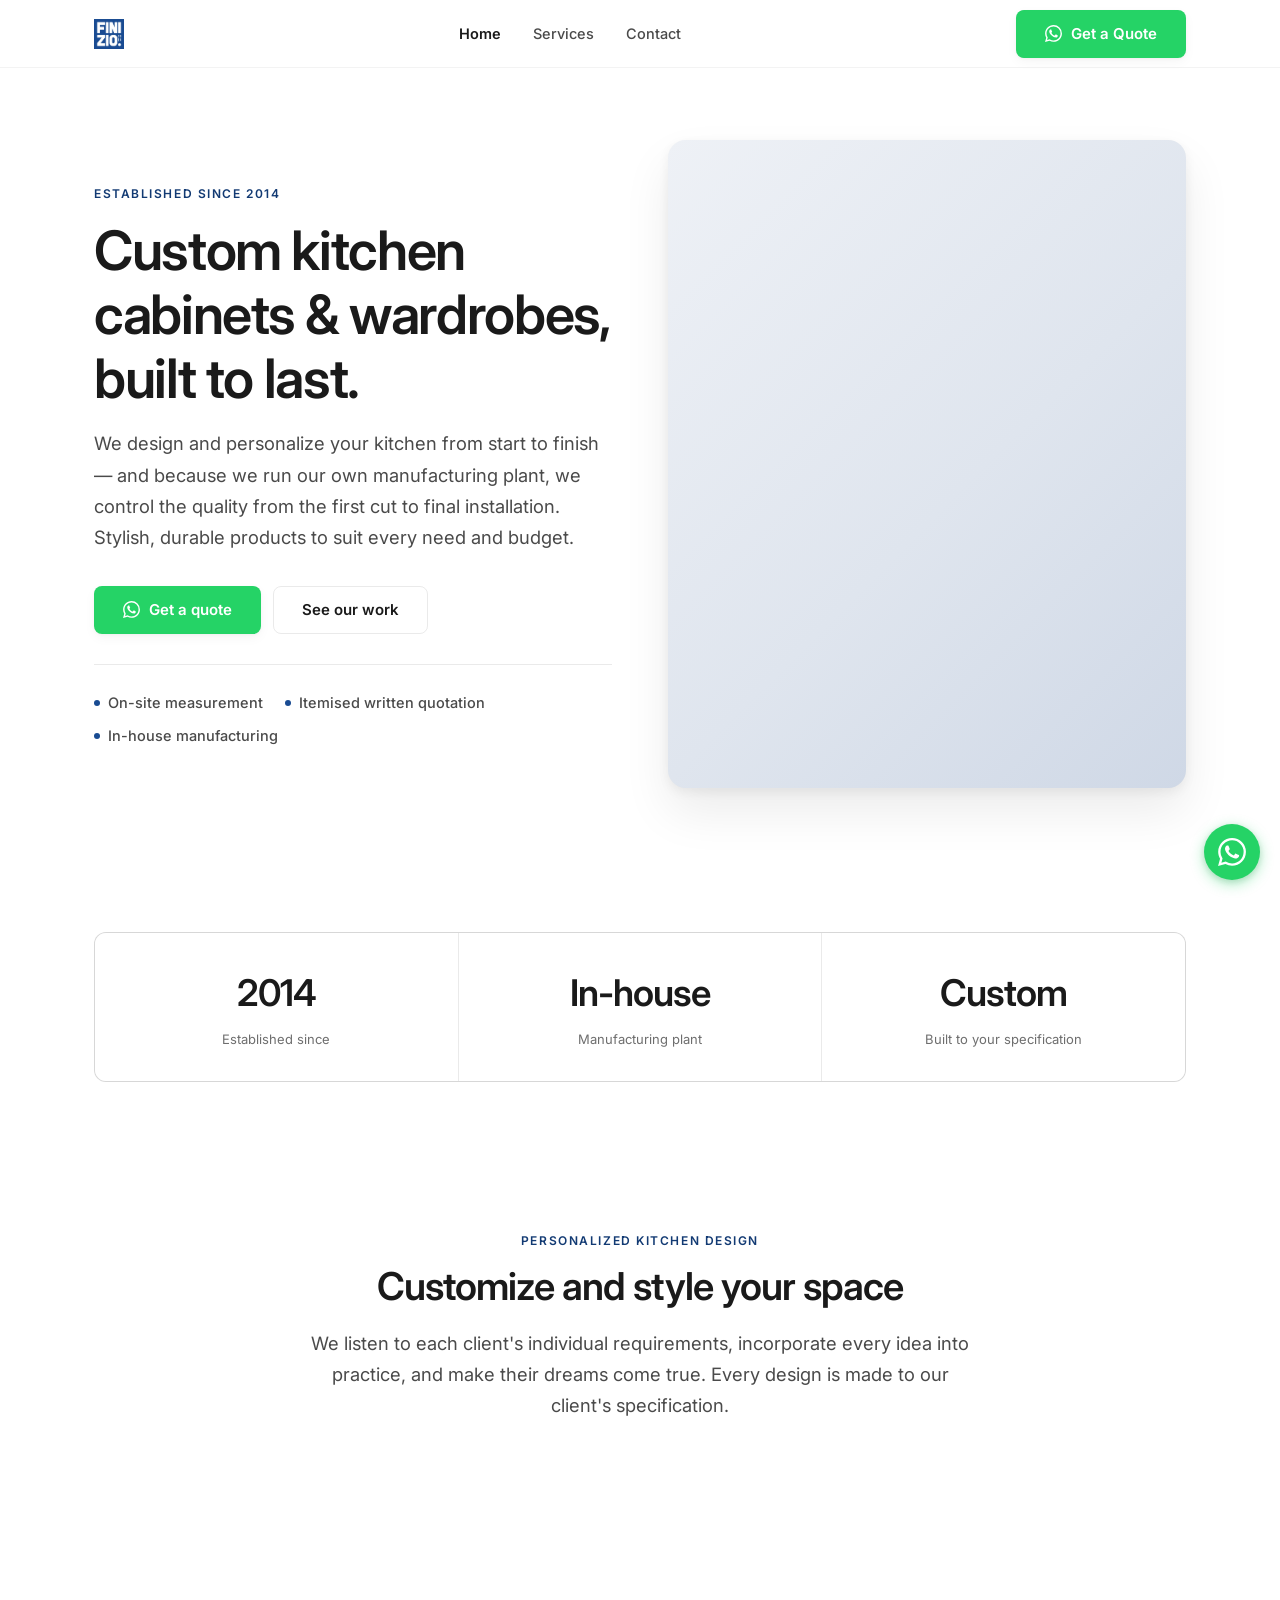
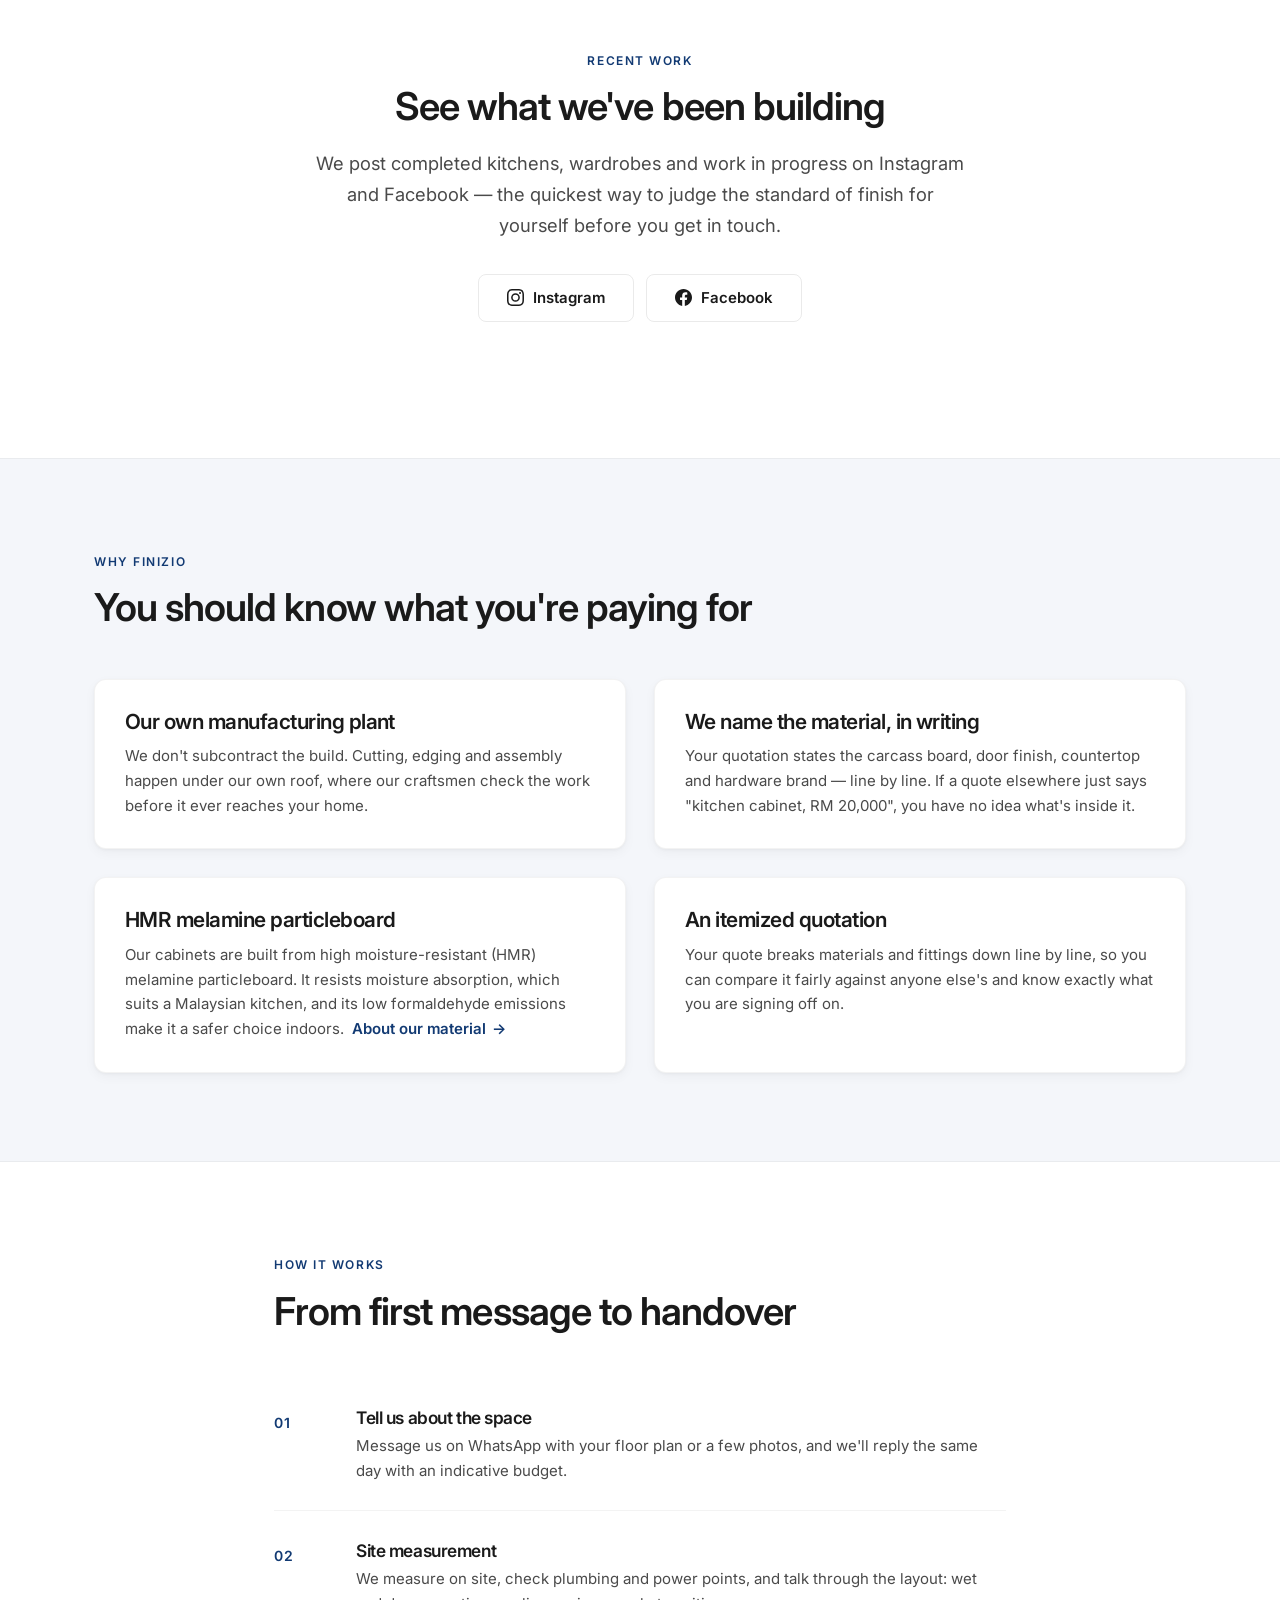
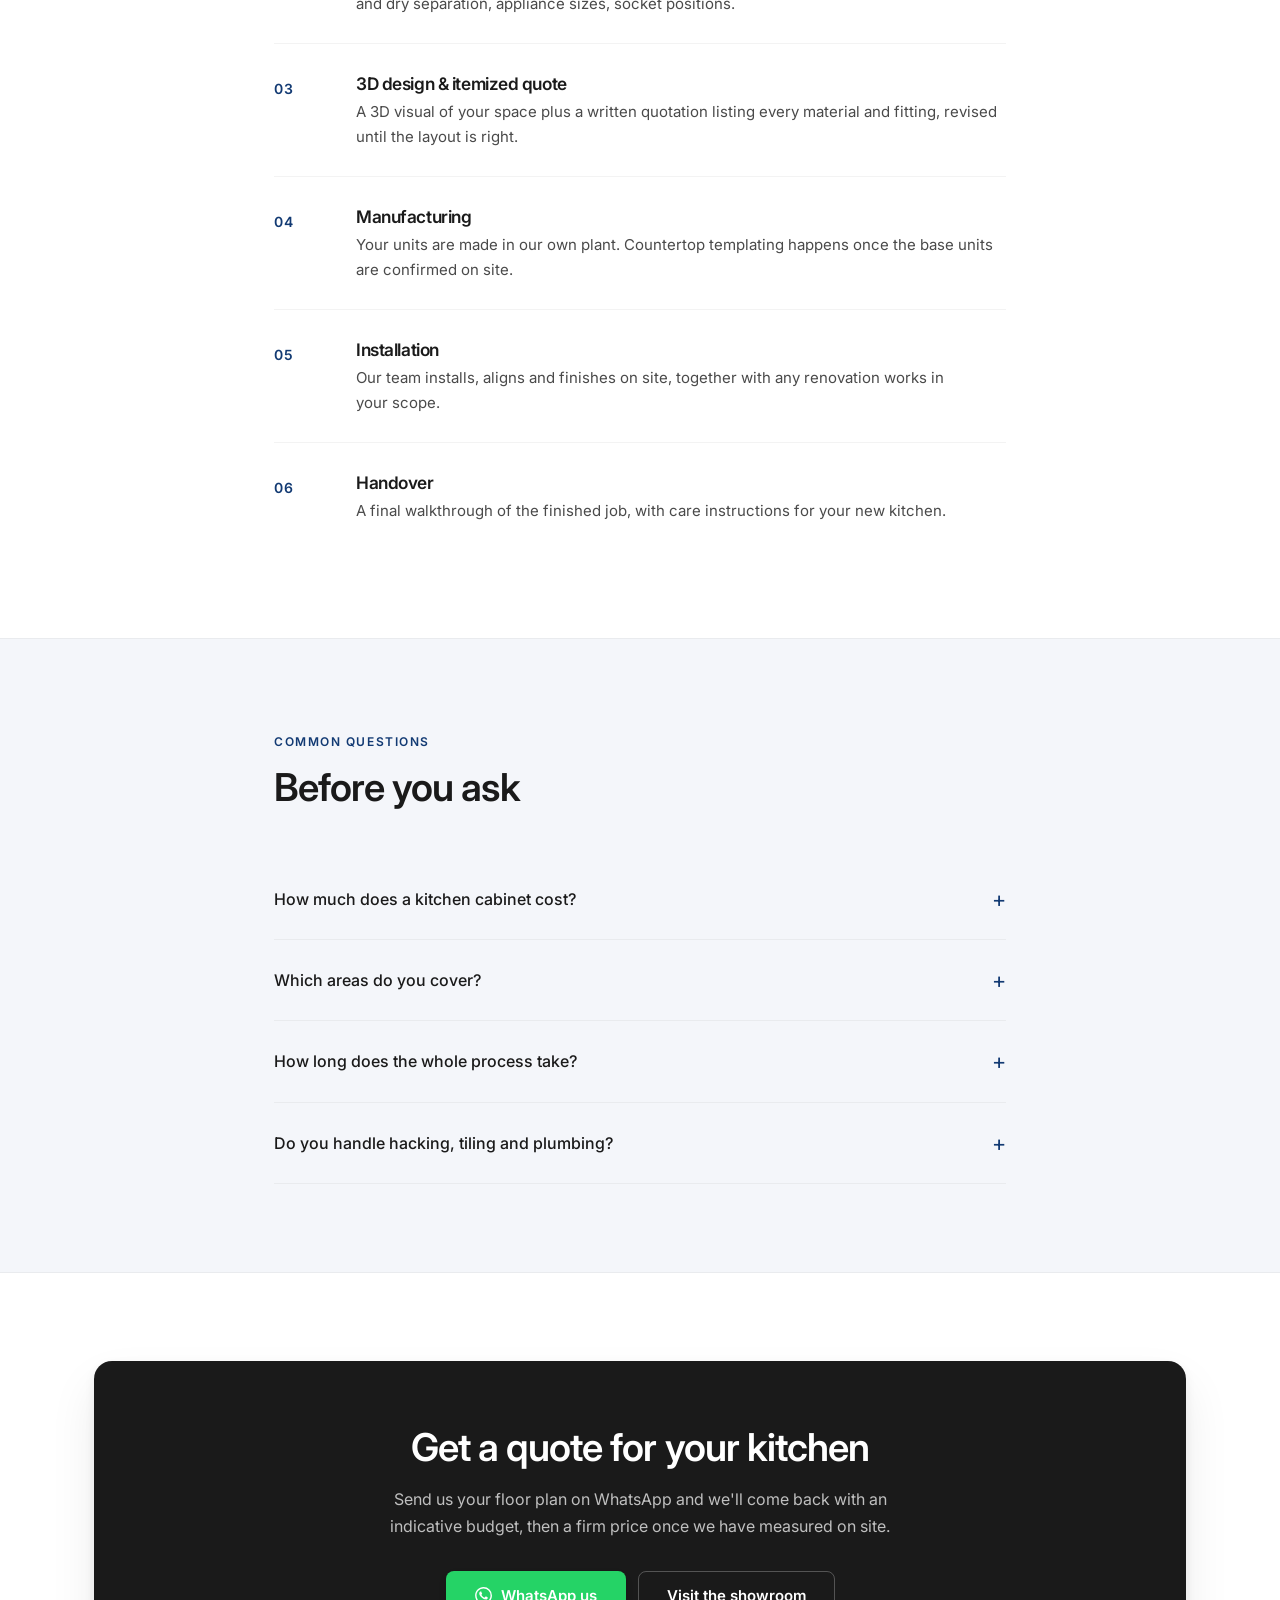
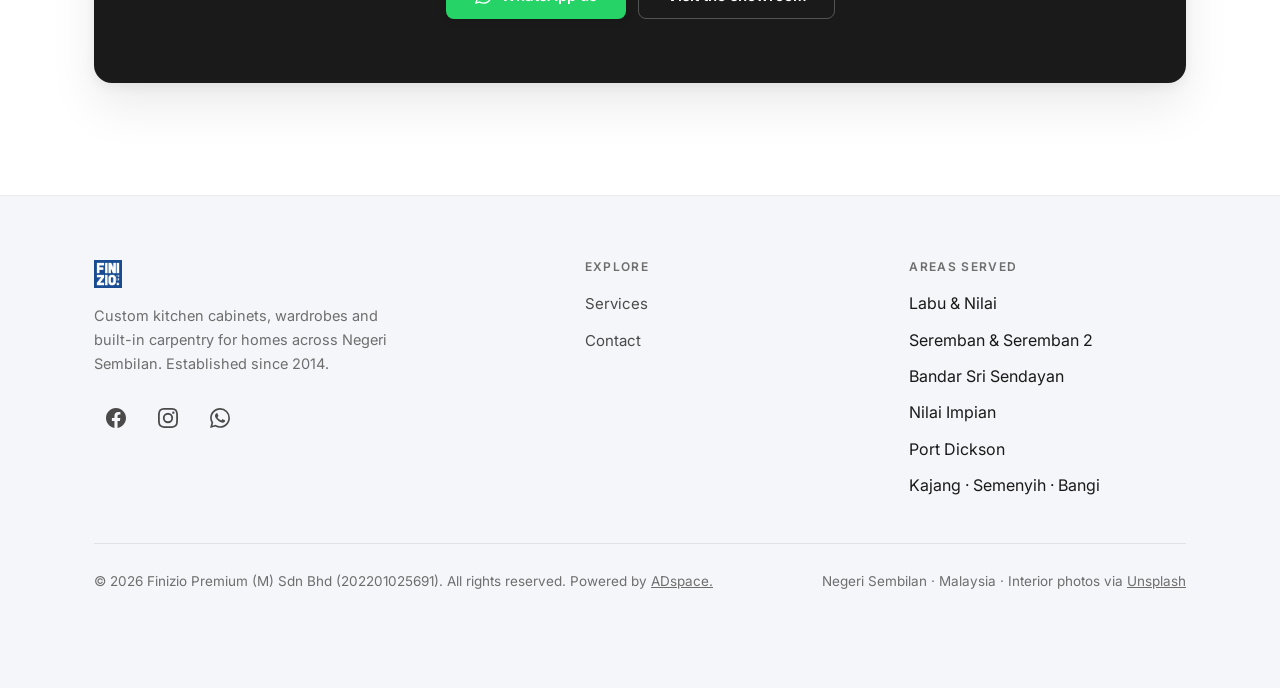
<file: index.html>
<!DOCTYPE html>
<!--
  ════════════════════════════════════════════════════════════
  FINIZIO — Home
  ------------------------------------------------------------
  Hero and service-card images are Unsplash stock, hotlinked.
  Swap any of them for your own photos by changing the src.
  ════════════════════════════════════════════════════════════
-->
<html lang="en">
<head>
  <meta charset="UTF-8" />
  <meta name="viewport" content="width=device-width, initial-scale=1.0" />

  <title>Finizio Kitchen — Custom Kitchen Cabinets &amp; Wardrobes, Negeri Sembilan</title>
  <meta name="description" content="Established since 2014, Finizio designs, manufactures and installs custom kitchen cabinets and wardrobes across Negeri Sembilan. Own manufacturing plant, premium craftsmanship, in-house design and installation." />
  <link rel="canonical" href="https://finizio.com.my/" />

  <meta property="og:type" content="website" />
  <meta property="og:url" content="https://finizio.com.my/" />
  <meta property="og:title" content="Finizio Kitchen — Custom Kitchen Cabinets &amp; Wardrobes" />
  <meta property="og:description" content="Established since 2014. Custom kitchen cabinets and wardrobes designed, manufactured and installed across Negeri Sembilan." />
  <meta property="og:image" content="https://finizio.com.my/assets/finizio-logo.png" />
  <meta name="twitter:card" content="summary_large_image" />

  <link rel="icon" type="image/png" href="/assets/finizio-logo.png" />

  <link rel="preconnect" href="https://fonts.googleapis.com" />
  <link rel="preconnect" href="https://fonts.gstatic.com" crossorigin />
  <link rel="stylesheet" href="https://fonts.googleapis.com/css2?family=Inter:wght@400;500;600&display=swap" />
  <link rel="stylesheet" href="/assets/css/site.css" />

  <!-- Local business data — feeds Google Business Profile and map results.
       No openingHoursSpecification: the showroom runs by appointment, so
       publishing fixed hours here would contradict the contact page. -->
  <script type="application/ld+json">
  {
    "@context": "https://schema.org",
    "@type": "HomeAndConstructionBusiness",
    "name": "Finizio Kitchen",
    "legalName": "FINIZIO PREMIUM (M) SDN BHD",
    "description": "Custom kitchen cabinet and wardrobe specialists with an in-house manufacturing plant, serving Negeri Sembilan since 2014.",
    "url": "https://finizio.com.my/",
    "logo": "https://finizio.com.my/assets/finizio-logo.png",
    "foundingDate": "2014",
    "telephone": "+60-11-2868-0313",
    "address": {
      "@type": "PostalAddress",
      "streetAddress": "22, Jalan Ainsdale 15/3",
      "addressLocality": "Labu",
      "addressRegion": "Negeri Sembilan",
      "postalCode": "70300",
      "addressCountry": "MY"
    },
    "geo": {
      "@type": "GeoCoordinates",
      "latitude": 2.7265669,
      "longitude": 101.813653
    },
    "areaServed": ["Labu", "Nilai", "Seremban", "Bandar Sri Sendayan", "Port Dickson", "Kajang", "Semenyih", "Bangi"],
    "hasMap": "https://maps.app.goo.gl/d2F9A2YsB2FRC3SK6",
    "sameAs": [
      "https://www.facebook.com/finiziokitchenwardrobe",
      "https://www.instagram.com/finiziokitchen/"
    ]
  }
  </script>
</head>

<body>
  <a class="skip-link" href="#main">Skip to content</a>

  <!-- ═══ Icon sprite (referenced with <use>) ═══════════════ -->
  <svg width="0" height="0" style="position:absolute" aria-hidden="true" focusable="false">
    <symbol id="i-wa" viewBox="0 0 24 24"><path d="M17.472 14.382c-.297-.149-1.758-.867-2.03-.967-.273-.099-.471-.148-.67.15-.197.297-.767.966-.94 1.164-.173.199-.347.223-.644.075-.297-.15-1.255-.463-2.39-1.475-.883-.788-1.48-1.761-1.653-2.059-.173-.297-.018-.458.13-.606.134-.133.298-.347.446-.52.149-.174.198-.298.298-.497.099-.198.05-.371-.025-.52-.075-.149-.669-1.612-.916-2.207-.242-.579-.487-.5-.669-.51-.173-.008-.371-.01-.57-.01-.198 0-.52.074-.792.372-.272.297-1.04 1.016-1.04 2.479 0 1.462 1.065 2.875 1.213 3.074.149.198 2.096 3.2 5.077 4.487.709.306 1.262.489 1.694.625.712.227 1.36.195 1.871.118.571-.085 1.758-.719 2.006-1.413.248-.694.248-1.289.173-1.413-.074-.124-.272-.198-.57-.347m-5.421 7.403h-.004a9.87 9.87 0 01-5.031-1.378l-.361-.214-3.741.982.998-3.648-.235-.374a9.86 9.86 0 01-1.51-5.26c.001-5.45 4.436-9.884 9.888-9.884 2.64 0 5.122 1.03 6.988 2.898a9.825 9.825 0 012.893 6.994c-.003 5.45-4.437 9.884-9.885 9.884m8.413-18.297A11.815 11.815 0 0012.05 0C5.495 0 .16 5.335.157 11.892c0 2.096.547 4.142 1.588 5.945L.057 24l6.305-1.654a11.882 11.882 0 005.683 1.448h.005c6.554 0 11.89-5.335 11.893-11.893a11.821 11.821 0 00-3.48-8.413z"/></symbol>
    <symbol id="i-fb" viewBox="0 0 24 24"><path d="M24 12.073c0-6.627-5.373-12-12-12s-12 5.373-12 12c0 5.99 4.388 10.954 10.125 11.854v-8.385H7.078v-3.47h3.047V9.43c0-3.007 1.792-4.669 4.533-4.669 1.312 0 2.686.235 2.686.235v2.953H15.83c-1.491 0-1.956.925-1.956 1.874v2.25h3.328l-.532 3.47h-2.796v8.385C19.612 23.027 24 18.062 24 12.073z"/></symbol>
    <symbol id="i-ig" viewBox="0 0 24 24"><path d="M12 2.163c3.204 0 3.584.012 4.85.07 3.252.148 4.771 1.691 4.919 4.919.058 1.265.069 1.645.069 4.849 0 3.205-.012 3.584-.069 4.849-.149 3.225-1.664 4.771-4.919 4.919-1.266.058-1.644.07-4.85.07-3.204 0-3.584-.012-4.849-.07-3.26-.149-4.771-1.699-4.919-4.92-.058-1.265-.07-1.644-.07-4.849 0-3.204.013-3.583.07-4.849.149-3.227 1.664-4.771 4.919-4.919 1.266-.057 1.645-.069 4.849-.069zM12 0C8.741 0 8.333.014 7.053.072 2.695.272.273 2.69.073 7.052.014 8.333 0 8.741 0 12c0 3.259.014 3.668.072 4.948.2 4.358 2.618 6.78 6.98 6.98C8.333 23.986 8.741 24 12 24c3.259 0 3.668-.014 4.948-.072 4.354-.2 6.782-2.618 6.979-6.98.059-1.28.073-1.689.073-4.948 0-3.259-.014-3.667-.072-4.947-.196-4.354-2.617-6.78-6.979-6.98C15.668.014 15.259 0 12 0zm0 5.838a6.162 6.162 0 100 12.324 6.162 6.162 0 000-12.324zM12 16a4 4 0 110-8 4 4 0 010 8zm6.406-11.845a1.44 1.44 0 100 2.881 1.44 1.44 0 000-2.881z"/></symbol>
  </svg>

  <!-- ═══ Header ═══════════════════════════════════════════ -->
  <header class="site-header">
    <div class="container">
      <a class="brand" href="/" aria-label="Finizio Kitchen — home">
        <img src="/assets/finizio-logo.png" alt="Finizio Kitchen" width="120" height="30" />
      </a>

      <nav class="nav" id="primary-nav" aria-label="Primary">
        <a href="/" aria-current="page">Home</a>
        <a href="/services.html">Services</a>
        <a href="/contact.html">Contact</a>
      </nav>

      <a class="btn btn--whatsapp header-cta"
         href="https://wa.me/601128680313?text=Hi%20Finizio%2C%20I%27d%20like%20a%20quote%20for%20my%20kitchen."
         target="_blank" rel="noopener noreferrer">
        <svg aria-hidden="true"><use href="#i-wa"/></svg> Get a Quote
      </a>
    </div>
  </header>

  <main id="main">

    <!-- ═══ Hero ═══════════════════════════════════════════ -->
    <section class="hero">
      <div class="container">
        <div class="hero-grid">

          <div class="hero-copy">
            <span class="eyebrow">Established since 2014</span>
            <h1>Custom kitchen cabinets &amp; wardrobes, built to last.</h1>
            <p class="lede">
              We design and personalize your kitchen from start to finish — and
              because we run our own manufacturing plant, we control the quality
              from the first cut to final installation. Stylish, durable products
              to suit every need and budget.
            </p>

            <div class="btn-row">
              <a class="btn btn--whatsapp"
                 href="https://wa.me/601128680313?text=Hi%20Finizio%2C%20I%27d%20like%20a%20measurement%20and%20quote."
                 target="_blank" rel="noopener noreferrer">
                <svg aria-hidden="true"><use href="#i-wa"/></svg> Get a quote
              </a>
              <a class="btn btn--ghost" href="https://www.instagram.com/finiziokitchen/" target="_blank" rel="noopener noreferrer">See our work</a>
            </div>

            <ul class="hero-proof">
              <li>On-site measurement</li>
              <li>Itemised written quotation</li>
              <li>In-house manufacturing</li>
            </ul>
          </div>



          <div class="hero-media shot">
            <img src="https://images.unsplash.com/photo-1600585154526-990dced4db0d?auto=format&fit=crop&w=900&h=1125&q=72" alt="A bright, modern kitchen interior" width="900" height="1125" loading="eager" decoding="async" fetchpriority="high" />
          </div>
        </div>
      </div>
    </section>

    <!-- ═══ Stats ══════════════════════════════════════════ -->
    <section class="section section--tight">
      <div class="container">
        <dl class="stats stats--3">
          <div class="stat"><dd>2014</dd><dt>Established since</dt></div>
          <div class="stat"><dd>In-house</dd><dt>Manufacturing plant</dt></div>
          <div class="stat"><dd>Custom</dd><dt>Built to your specification</dt></div>
        </dl>
      </div>
    </section>

    <!-- ═══ Approach ═══════════════════════════════════════ -->
    <section class="section">
      <div class="container container--narrow">
        <div class="section-head section-head--center">
          <span class="eyebrow">Personalized kitchen design</span>
          <h2>Customize and style your space</h2>
          <p class="lede">
            We listen to each client's individual requirements, incorporate every
            idea into practice, and make their dreams come true. Every design is
            made to our client's specification.
          </p>
        </div>
      </div>
    </section>

    <!-- ═══ Recent work ════════════════════════════════════ -->
    <section class="section">
      <div class="container container--narrow">
        <div class="section-head section-head--center">
          <span class="eyebrow">Recent work</span>
          <h2>See what we've been building</h2>
          <p class="lede">
            We post completed kitchens, wardrobes and work in progress on
            Instagram and Facebook — the quickest way to judge the standard of
            finish for yourself before you get in touch.
          </p>
          <div class="btn-row btn-row--center">
            <a class="btn btn--ghost" href="https://www.instagram.com/finiziokitchen/" target="_blank" rel="noopener noreferrer">
              <svg aria-hidden="true"><use href="#i-ig"/></svg> Instagram
            </a>
            <a class="btn btn--ghost" href="https://www.facebook.com/finiziokitchenwardrobe" target="_blank" rel="noopener noreferrer">
              <svg aria-hidden="true"><use href="#i-fb"/></svg> Facebook
            </a>
          </div>
        </div>
      </div>
    </section>

    <!-- ═══ Why us ═════════════════════════════════════════ -->
    <section class="section section--alt">
      <div class="container">
        <div class="section-head">
          <span class="eyebrow">Why Finizio</span>
          <h2>You should know what you're paying for</h2>
        </div>

        <div class="grid grid--2">
          <article class="card">
            <h3>Our own manufacturing plant</h3>
            <p>
              We don't subcontract the build. Cutting, edging and assembly happen
              under our own roof, where our craftsmen check the work before it ever
              reaches your home.
            </p>
          </article>

          <article class="card">
            <h3>We name the material, in writing</h3>
            <p>
              Your quotation states the carcass board, door finish, countertop and
              hardware brand — line by line. If a quote elsewhere just says
              "kitchen cabinet, RM 20,000", you have no idea what's inside it.
            </p>
          </article>

          <article class="card">
            <h3>HMR melamine particleboard</h3>
            <p>
              Our cabinets are built from high moisture-resistant (HMR) melamine
              particleboard. It resists moisture absorption, which suits a
              Malaysian kitchen, and its low formaldehyde emissions make it a safer
              choice indoors.
              <a class="link-arrow" href="/services.html#material" style="display:inline-flex;margin-left:4px">About our material</a>
            </p>
          </article>

          <article class="card">
            <h3>An itemized quotation</h3>
            <p>
              Your quote breaks materials and fittings down line by line, so you
              can compare it fairly against anyone else's and know exactly what
              you are signing off on.
            </p>
          </article>
        </div>
      </div>
    </section>

    <!-- ═══ Process ════════════════════════════════════════ -->
    <section class="section">
      <div class="container container--narrow">
        <div class="section-head">
          <span class="eyebrow">How it works</span>
          <h2>From first message to handover</h2>
        </div>

        <div class="steps">
          <div class="step"><div>
            <h3>Tell us about the space</h3>
            <p>Message us on WhatsApp with your floor plan or a few photos, and we'll reply the same day with an indicative budget.</p>
          </div></div>
          <div class="step"><div>
            <h3>Site measurement</h3>
            <p>We measure on site, check plumbing and power points, and talk through the layout: wet and dry separation, appliance sizes, socket positions.</p>
          </div></div>
          <div class="step"><div>
            <h3>3D design &amp; itemized quote</h3>
            <p>A 3D visual of your space plus a written quotation listing every material and fitting, revised until the layout is right.</p>
          </div></div>
          <div class="step"><div>
            <h3>Manufacturing</h3>
            <p>Your units are made in our own plant. Countertop templating happens once the base units are confirmed on site.</p>
          </div></div>
          <div class="step"><div>
            <h3>Installation</h3>
            <p>Our team installs, aligns and finishes on site, together with any renovation works in your scope.</p>
          </div></div>
          <div class="step"><div>
            <h3>Handover</h3>
            <p>A final walkthrough of the finished job, with care instructions for your new kitchen.</p>
          </div></div>
        </div>
      </div>
    </section>

    <!-- ═══ FAQ ════════════════════════════════════════════ -->
    <section class="section section--alt">
      <div class="container container--narrow">
        <div class="section-head">
          <span class="eyebrow">Common questions</span>
          <h2>Before you ask</h2>
        </div>

        <div class="faq">
          <details>
            <summary>How much does a kitchen cabinet cost?</summary>
            <p>Cabinetry is priced per foot run, so the total depends on your wall lengths plus the door finish, carcass board and countertop you choose. Send your floor plan over on WhatsApp and we will come back with an indicative budget — a firm figure needs an on-site measurement.</p>
          </details>
          <details>
            <summary>Which areas do you cover?</summary>
            <p>We work throughout Negeri Sembilan — Seremban, Nilai, Sendayan and Port Dickson — and regularly take on projects in Kajang, Semenyih, Bangi and the surrounding southern Klang Valley. Message us with your location and we'll confirm.</p>
          </details>
          <details>
            <summary>How long does the whole process take?</summary>
            <p>It depends on the size of the job and the materials you choose — we confirm a schedule with you at quotation stage, before any deposit. Countertop fabrication adds time after the base units are installed.</p>
          </details>
          <details>
            <summary>Do you handle hacking, tiling and plumbing?</summary>
            <p>Yes. We take on the renovation as a whole — hacking, tiling, plumbing and electrical alongside the carpentry — so you deal with one team instead of coordinating several trades yourself. Tell us the full scope and we'll quote it as one package.</p>
          </details>
        </div>
      </div>
    </section>

    <!-- ═══ CTA band ═══════════════════════════════════════ -->
    <section class="section">
      <div class="container">
        <div class="cta-band">
          <h2>Get a quote for your kitchen</h2>
          <p>
            Send us your floor plan on WhatsApp and we'll come back with an
            indicative budget, then a firm price once we have measured on site.
          </p>
          <div class="btn-row btn-row--center">
            <a class="btn btn--whatsapp"
               href="https://wa.me/601128680313?text=Hi%20Finizio%2C%20I%27d%20like%20a%20measurement%20and%20quote."
               target="_blank" rel="noopener noreferrer">
              <svg aria-hidden="true"><use href="#i-wa"/></svg> WhatsApp us
            </a>
            <a class="btn btn--ghost" href="/contact.html">Visit the showroom</a>
          </div>
        </div>
      </div>
    </section>

  </main>

  <!-- ═══ Footer ═══════════════════════════════════════════ -->
  <footer class="site-footer">
    <div class="container">
      <div class="footer-grid">

        <div>
          <img src="/assets/finizio-logo.png" alt="Finizio Kitchen" width="112" height="28" />
          <p>Custom kitchen cabinets, wardrobes and built-in carpentry for homes across Negeri Sembilan. Established since 2014.</p>

          <nav class="socials" aria-label="Social links">
            <a href="https://www.facebook.com/finiziokitchenwardrobe" target="_blank" rel="noopener noreferrer" aria-label="Finizio on Facebook"><svg aria-hidden="true"><use href="#i-fb"/></svg></a>
            <a href="https://www.instagram.com/finiziokitchen/" target="_blank" rel="noopener noreferrer" aria-label="Finizio on Instagram"><svg aria-hidden="true"><use href="#i-ig"/></svg></a>
            <a href="https://wa.me/601128680313" target="_blank" rel="noopener noreferrer" aria-label="Finizio on WhatsApp"><svg aria-hidden="true"><use href="#i-wa"/></svg></a>
          </nav>
        </div>

        <div>
          <h4>Explore</h4>
          <ul>
            <li><a href="/services.html">Services</a></li>
            <li><a href="/contact.html">Contact</a></li>
          </ul>
        </div>

        <div>
          <h4>Areas served</h4>
          <ul>
            <li>Labu &amp; Nilai</li>
            <li>Seremban &amp; Seremban 2</li>
            <li>Bandar Sri Sendayan</li>
            <li>Nilai Impian</li>
            <li>Port Dickson</li>
            <li>Kajang · Semenyih · Bangi</li>
          </ul>
        </div>

      </div>

      <div class="footer-base">
        <span>&copy; 2026 Finizio Premium (M) Sdn Bhd (202201025691). All rights reserved. Powered by <a href="https://adspacestudios.com" target="_blank" rel="noopener">ADspace.</a></span>
        <span>Negeri Sembilan · Malaysia · Interior photos via <a href="https://unsplash.com" target="_blank" rel="noopener noreferrer">Unsplash</a></span>
      </div>
    </div>
  </footer>

  <a class="wa-float"
     href="https://wa.me/601128680313?text=Hi%20Finizio%2C%20I%27d%20like%20a%20quote."
     target="_blank" rel="noopener noreferrer" aria-label="Chat with Finizio on WhatsApp">
    <svg aria-hidden="true"><use href="#i-wa"/></svg>
  </a>

  <script src="/assets/js/site.js" defer></script>
</body>
</html>
</file>
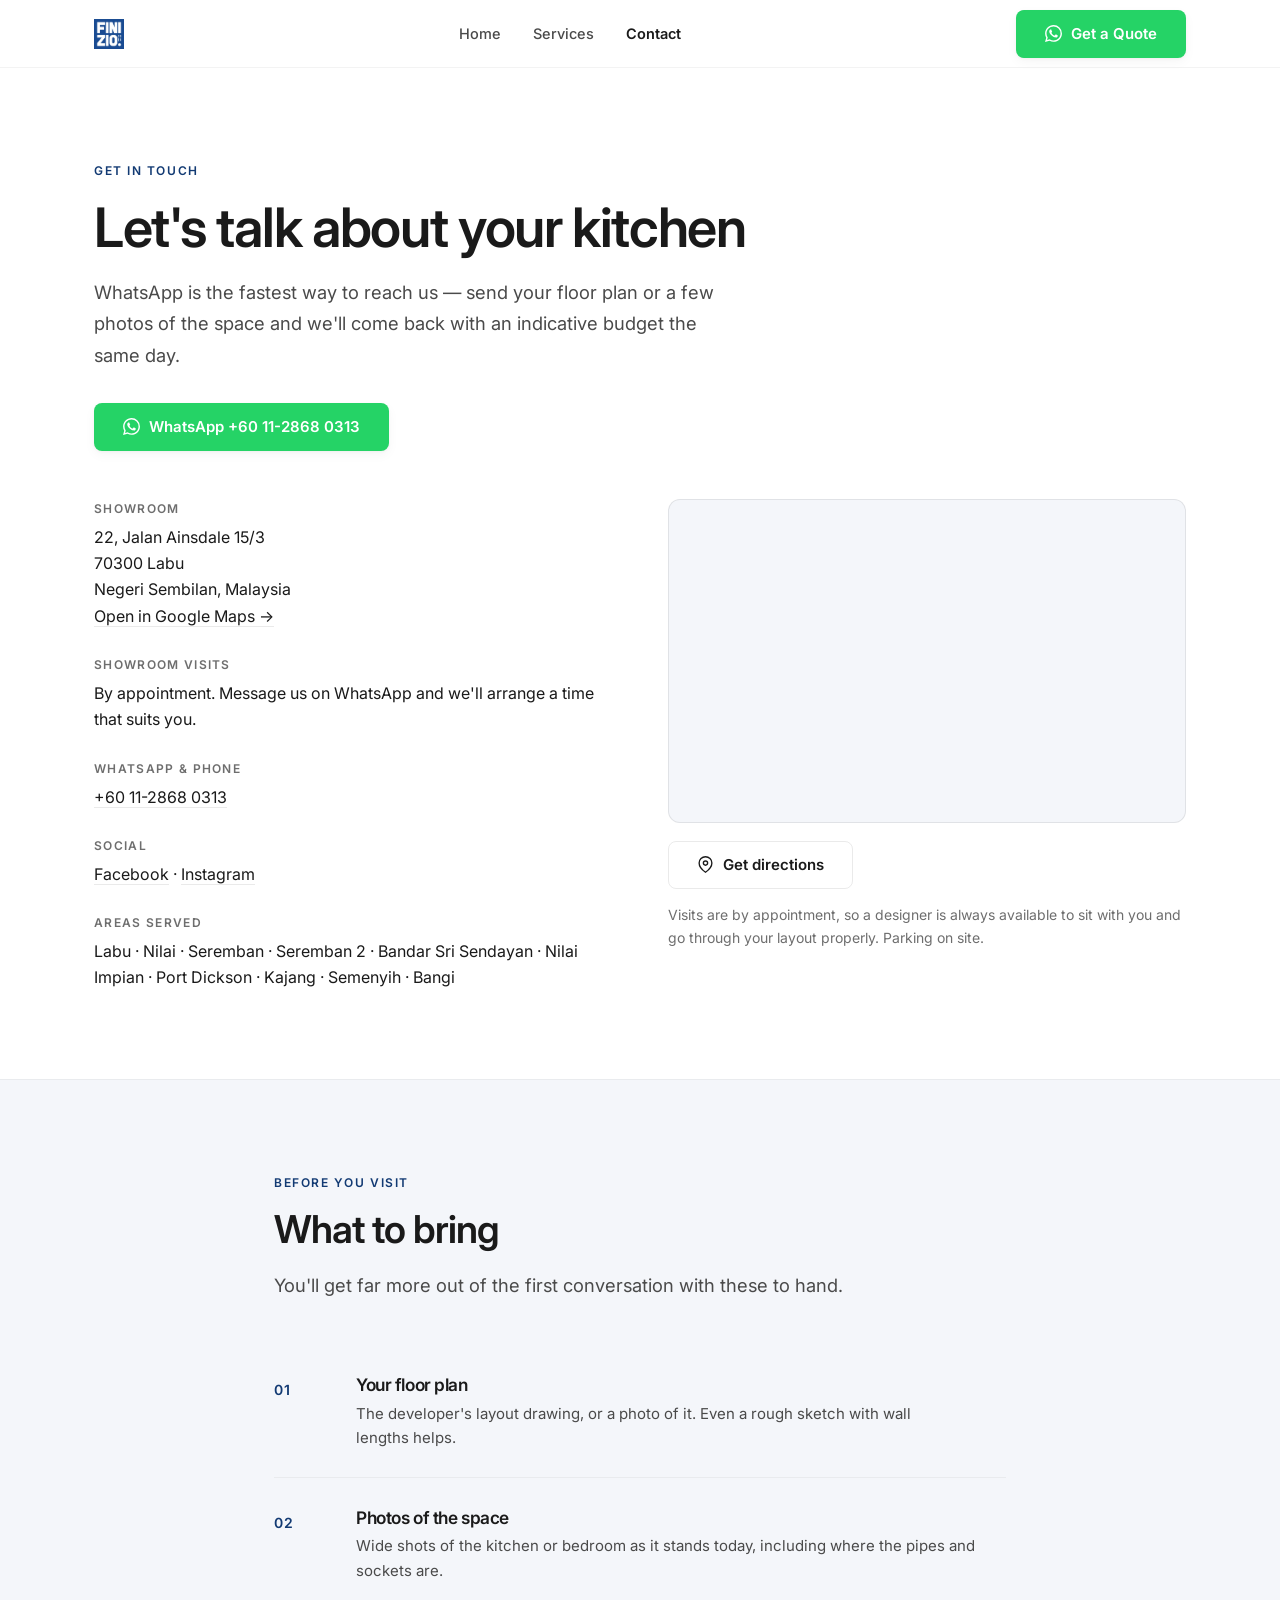
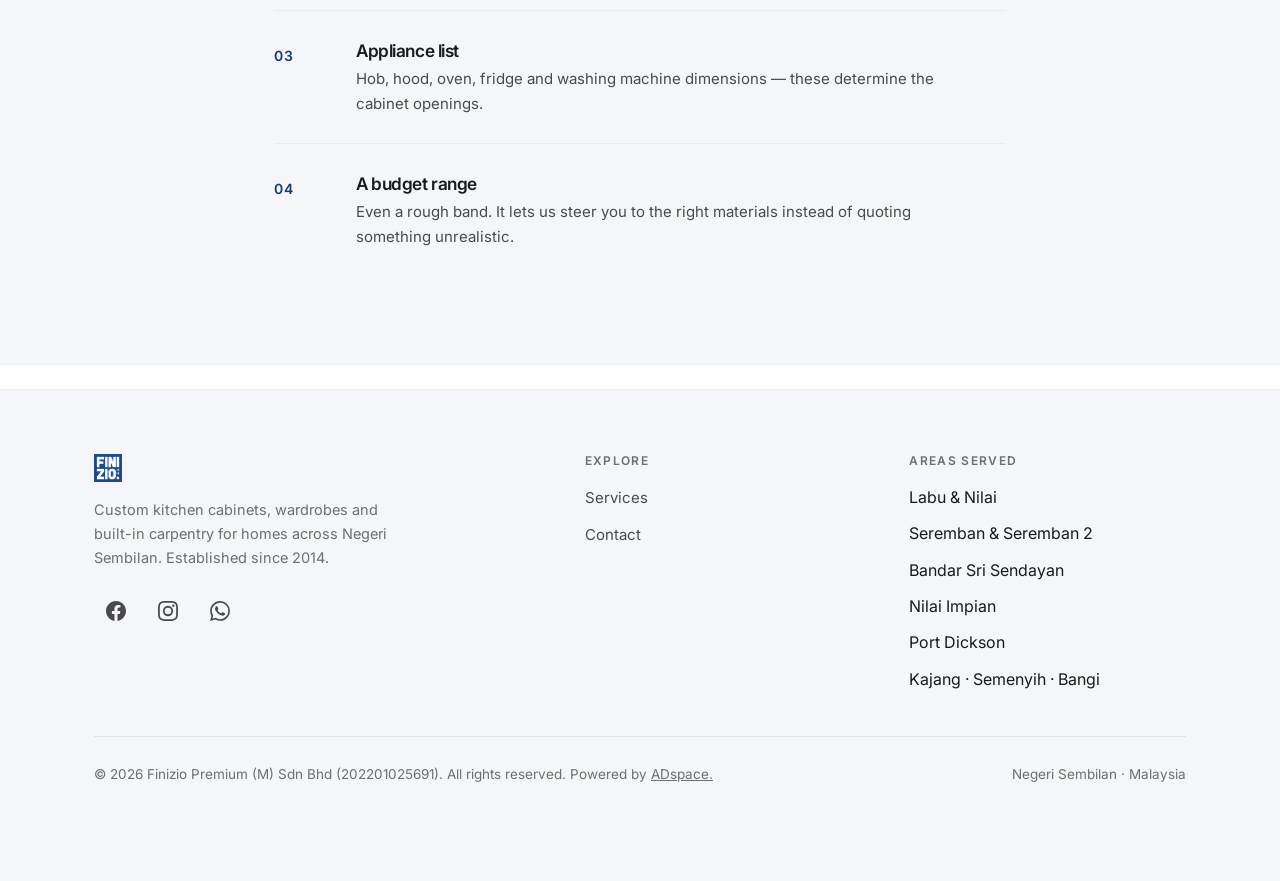
<file: contact.html>
<!DOCTYPE html>
<!--
  ════════════════════════════════════════════════════════════
  FINIZIO — Contact
  Photos go in /assets/projects/ — see that folder's README.
  ════════════════════════════════════════════════════════════
-->
<html lang="en">
<head>
  <meta charset="UTF-8" />
  <meta name="viewport" content="width=device-width, initial-scale=1.0" />

  <title>Contact Finizio Kitchen — Showroom &amp; Quotation, Negeri Sembilan</title>
  <meta name="description" content="Visit the Finizio showroom or message us on WhatsApp for a kitchen cabinet measurement and quotation in Negeri Sembilan." />
  <link rel="canonical" href="https://finizio.com.my/contact.html" />

  <meta property="og:type" content="website" />
  <meta property="og:url" content="https://finizio.com.my/contact.html" />
  <meta property="og:title" content="Contact Finizio Kitchen — Showroom &amp; Quotation, Negeri Sembilan" />
  <meta property="og:description" content="Visit the Finizio showroom or message us on WhatsApp for a kitchen cabinet measurement and quotation in Negeri Sembilan." />
  <meta property="og:image" content="https://finizio.com.my/assets/finizio-logo.png" />
  <meta name="twitter:card" content="summary_large_image" />

  <link rel="icon" type="image/png" href="/assets/finizio-logo.png" />

  <link rel="preconnect" href="https://fonts.googleapis.com" />
  <link rel="preconnect" href="https://fonts.gstatic.com" crossorigin />
  <link rel="stylesheet" href="https://fonts.googleapis.com/css2?family=Inter:wght@400;500;600&display=swap" />
  <link rel="stylesheet" href="/assets/css/site.css" />
</head>

<body>
  <a class="skip-link" href="#main">Skip to content</a>

  <!-- ═══ Icon sprite (referenced with <use>) ═══════════════ -->
  <svg width="0" height="0" style="position:absolute" aria-hidden="true" focusable="false">
    <symbol id="i-wa" viewBox="0 0 24 24"><path d="M17.472 14.382c-.297-.149-1.758-.867-2.03-.967-.273-.099-.471-.148-.67.15-.197.297-.767.966-.94 1.164-.173.199-.347.223-.644.075-.297-.15-1.255-.463-2.39-1.475-.883-.788-1.48-1.761-1.653-2.059-.173-.297-.018-.458.13-.606.134-.133.298-.347.446-.52.149-.174.198-.298.298-.497.099-.198.05-.371-.025-.52-.075-.149-.669-1.612-.916-2.207-.242-.579-.487-.5-.669-.51-.173-.008-.371-.01-.57-.01-.198 0-.52.074-.792.372-.272.297-1.04 1.016-1.04 2.479 0 1.462 1.065 2.875 1.213 3.074.149.198 2.096 3.2 5.077 4.487.709.306 1.262.489 1.694.625.712.227 1.36.195 1.871.118.571-.085 1.758-.719 2.006-1.413.248-.694.248-1.289.173-1.413-.074-.124-.272-.198-.57-.347m-5.421 7.403h-.004a9.87 9.87 0 01-5.031-1.378l-.361-.214-3.741.982.998-3.648-.235-.374a9.86 9.86 0 01-1.51-5.26c.001-5.45 4.436-9.884 9.888-9.884 2.64 0 5.122 1.03 6.988 2.898a9.825 9.825 0 012.893 6.994c-.003 5.45-4.437 9.884-9.885 9.884m8.413-18.297A11.815 11.815 0 0012.05 0C5.495 0 .16 5.335.157 11.892c0 2.096.547 4.142 1.588 5.945L.057 24l6.305-1.654a11.882 11.882 0 005.683 1.448h.005c6.554 0 11.89-5.335 11.893-11.893a11.821 11.821 0 00-3.48-8.413z"/></symbol>
    <symbol id="i-fb" viewBox="0 0 24 24"><path d="M24 12.073c0-6.627-5.373-12-12-12s-12 5.373-12 12c0 5.99 4.388 10.954 10.125 11.854v-8.385H7.078v-3.47h3.047V9.43c0-3.007 1.792-4.669 4.533-4.669 1.312 0 2.686.235 2.686.235v2.953H15.83c-1.491 0-1.956.925-1.956 1.874v2.25h3.328l-.532 3.47h-2.796v8.385C19.612 23.027 24 18.062 24 12.073z"/></symbol>
    <symbol id="i-ig" viewBox="0 0 24 24"><path d="M12 2.163c3.204 0 3.584.012 4.85.07 3.252.148 4.771 1.691 4.919 4.919.058 1.265.069 1.645.069 4.849 0 3.205-.012 3.584-.069 4.849-.149 3.225-1.664 4.771-4.919 4.919-1.266.058-1.644.07-4.85.07-3.204 0-3.584-.012-4.849-.07-3.26-.149-4.771-1.699-4.919-4.92-.058-1.265-.07-1.644-.07-4.849 0-3.204.013-3.583.07-4.849.149-3.227 1.664-4.771 4.919-4.919 1.266-.057 1.645-.069 4.849-.069zM12 0C8.741 0 8.333.014 7.053.072 2.695.272.273 2.69.073 7.052.014 8.333 0 8.741 0 12c0 3.259.014 3.668.072 4.948.2 4.358 2.618 6.78 6.98 6.98C8.333 23.986 8.741 24 12 24c3.259 0 3.668-.014 4.948-.072 4.354-.2 6.782-2.618 6.979-6.98.059-1.28.073-1.689.073-4.948 0-3.259-.014-3.667-.072-4.947-.196-4.354-2.617-6.78-6.979-6.98C15.668.014 15.259 0 12 0zm0 5.838a6.162 6.162 0 100 12.324 6.162 6.162 0 000-12.324zM12 16a4 4 0 110-8 4 4 0 010 8zm6.406-11.845a1.44 1.44 0 100 2.881 1.44 1.44 0 000-2.881z"/></symbol>
  </svg>

  <!-- ═══ Header ═══════════════════════════════════════════ -->
  <header class="site-header">
    <div class="container">
      <a class="brand" href="/" aria-label="Finizio Kitchen — home">
        <img src="/assets/finizio-logo.png" alt="Finizio Kitchen" width="120" height="30" />
      </a>

      <nav class="nav" id="primary-nav" aria-label="Primary">
        <a href="/">Home</a>
        <a href="/services.html">Services</a>
        <a href="/contact.html" aria-current="page">Contact</a>
      </nav>

      <a class="btn btn--whatsapp header-cta"
         href="https://wa.me/601128680313?text=Hi%20Finizio%2C%20I%27d%20like%20a%20quote%20for%20my%20kitchen."
         target="_blank" rel="noopener noreferrer">
        <svg aria-hidden="true"><use href="#i-wa"/></svg> Get a Quote
      </a>
    </div>
  </header>

  <main id="main">

    <section class="section">
      <div class="container">
        <div class="section-head">
          <span class="eyebrow">Get in touch</span>
          <h1>Let's talk about your kitchen</h1>
          <p class="lede">
            WhatsApp is the fastest way to reach us — send your floor plan or a few
            photos of the space and we'll come back with an indicative budget the
            same day.
          </p>
          <div class="btn-row">
            <a class="btn btn--whatsapp" href="https://wa.me/601128680313?text=Hi%20Finizio%2C%20I%27d%20like%20a%20quote." target="_blank" rel="noopener noreferrer">
              <svg aria-hidden="true"><use href="#i-wa"/></svg> WhatsApp +60 11-2868 0313
            </a>
          </div>
        </div>

        <div class="contact-grid">

          <div>
            <dl class="detail-list">
              <div>
                <dt>Showroom</dt>
                <dd>
                  22, Jalan Ainsdale 15/3<br />
                  70300 Labu<br />
                  Negeri Sembilan, Malaysia<br />
                  <a href="https://maps.app.goo.gl/d2F9A2YsB2FRC3SK6"
                     target="_blank" rel="noopener noreferrer">Open in Google Maps →</a>
                </dd>
              </div>
              <div>
                <dt>Showroom visits</dt>
                <dd>
                  By appointment. Message us on WhatsApp and we'll arrange
                  a time that suits you.
                </dd>
              </div>
              <div>
                <dt>WhatsApp &amp; phone</dt>
                <dd><a href="tel:+601128680313">+60 11-2868 0313</a></dd>
              </div>
              <div>
                <dt>Social</dt>
                <dd>
                  <a href="https://www.facebook.com/finiziokitchenwardrobe" target="_blank" rel="noopener noreferrer">Facebook</a> ·
                  <a href="https://www.instagram.com/finiziokitchen/" target="_blank" rel="noopener noreferrer">Instagram</a>
                </dd>
              </div>
              <div>
                <dt>Areas served</dt>
                <dd class="small muted">
                  Labu · Nilai · Seremban · Seremban 2 · Bandar Sri Sendayan ·
                  Nilai Impian · Port Dickson · Kajang · Semenyih · Bangi
                </dd>
              </div>
            </dl>
          </div>

          <div>
            <!-- Google Maps place embed for FINIZIO PREMIUM (M) SDN BHD.
                 Width and height come from .map-embed in site.css, so the
                 iframe's own width/height attributes are intentionally omitted. -->
            <div class="map-embed">
              <iframe
                title="Map showing the Finizio showroom in Labu, Negeri Sembilan"
                src="https://www.google.com/maps/embed?pb=!1m14!1m8!1m3!1d63764.824765482!2d101.813653!3d2.7265669!3m2!1i1024!2i768!4f13.1!3m3!1m2!1s0x31cddd83a3ae85eb%3A0xac9c4664078ae4c5!2sFINIZIO%20PREMIUM%20(M)%20SDN%20BHD!5e0!3m2!1sen!2smy!4v1787843010948!5m2!1sen!2smy"
                style="border:0"
                allowfullscreen
                loading="lazy"
                referrerpolicy="strict-origin-when-cross-origin"></iframe>
            </div>

            <div class="btn-row" style="margin-top:18px">
              <a class="btn btn--ghost"
                 href="https://maps.app.goo.gl/d2F9A2YsB2FRC3SK6"
                 target="_blank" rel="noopener noreferrer">
                <svg viewBox="0 0 24 24" fill="none" stroke="currentColor" stroke-width="1.9" stroke-linecap="round" stroke-linejoin="round" aria-hidden="true"><path d="M21 10c0 7-9 13-9 13s-9-6-9-13a9 9 0 0118 0z"/><circle cx="12" cy="10" r="3"/></svg>
                Get directions
              </a>
            </div>

            <p class="small muted" style="margin-top:14px">
              Visits are by appointment, so a designer is always available to sit
              with you and go through your layout properly. Parking on site.
            </p>
          </div>

        </div>
      </div>
    </section>

    <!-- ═══ What to bring ══════════════════════════════════ -->
    <section class="section section--alt">
      <div class="container container--narrow">
        <div class="section-head">
          <span class="eyebrow">Before you visit</span>
          <h2>What to bring</h2>
          <p class="lede">
            You'll get far more out of the first conversation with these to hand.
          </p>
        </div>
        <div class="steps">
          <div class="step"><div><h3>Your floor plan</h3><p>The developer's layout drawing, or a photo of it. Even a rough sketch with wall lengths helps.</p></div></div>
          <div class="step"><div><h3>Photos of the space</h3><p>Wide shots of the kitchen or bedroom as it stands today, including where the pipes and sockets are.</p></div></div>
          <div class="step"><div><h3>Appliance list</h3><p>Hob, hood, oven, fridge and washing machine dimensions — these determine the cabinet openings.</p></div></div>
          <div class="step"><div><h3>A budget range</h3><p>Even a rough band. It lets us steer you to the right materials instead of quoting something unrealistic.</p></div></div>
        </div>
      </div>
    </section>

  </main>

  <!-- ═══ Footer ═══════════════════════════════════════════ -->
  <footer class="site-footer">
    <div class="container">
      <div class="footer-grid">

        <div>
          <img src="/assets/finizio-logo.png" alt="Finizio Kitchen" width="112" height="28" />
          <p>Custom kitchen cabinets, wardrobes and built-in carpentry for homes across Negeri Sembilan. Established since 2014.</p>

          <nav class="socials" aria-label="Social links">
            <a href="https://www.facebook.com/finiziokitchenwardrobe" target="_blank" rel="noopener noreferrer" aria-label="Finizio on Facebook"><svg aria-hidden="true"><use href="#i-fb"/></svg></a>
            <a href="https://www.instagram.com/finiziokitchen/" target="_blank" rel="noopener noreferrer" aria-label="Finizio on Instagram"><svg aria-hidden="true"><use href="#i-ig"/></svg></a>
            <a href="https://wa.me/601128680313" target="_blank" rel="noopener noreferrer" aria-label="Finizio on WhatsApp"><svg aria-hidden="true"><use href="#i-wa"/></svg></a>
          </nav>
        </div>

        <div>
          <h4>Explore</h4>
          <ul>
            <li><a href="/services.html">Services</a></li>
            <li><a href="/contact.html">Contact</a></li>
          </ul>
        </div>

        <div>
          <h4>Areas served</h4>
          <ul>
            <li>Labu &amp; Nilai</li>
            <li>Seremban &amp; Seremban 2</li>
            <li>Bandar Sri Sendayan</li>
            <li>Nilai Impian</li>
            <li>Port Dickson</li>
            <li>Kajang · Semenyih · Bangi</li>
          </ul>
        </div>

      </div>

      <div class="footer-base">
        <span>&copy; 2026 Finizio Premium (M) Sdn Bhd (202201025691). All rights reserved. Powered by <a href="https://adspacestudios.com" target="_blank" rel="noopener">ADspace.</a></span>
        <span>Negeri Sembilan · Malaysia</span>
      </div>
    </div>
  </footer>


  <script src="/assets/js/site.js" defer></script>
</body>
</html>
</file>
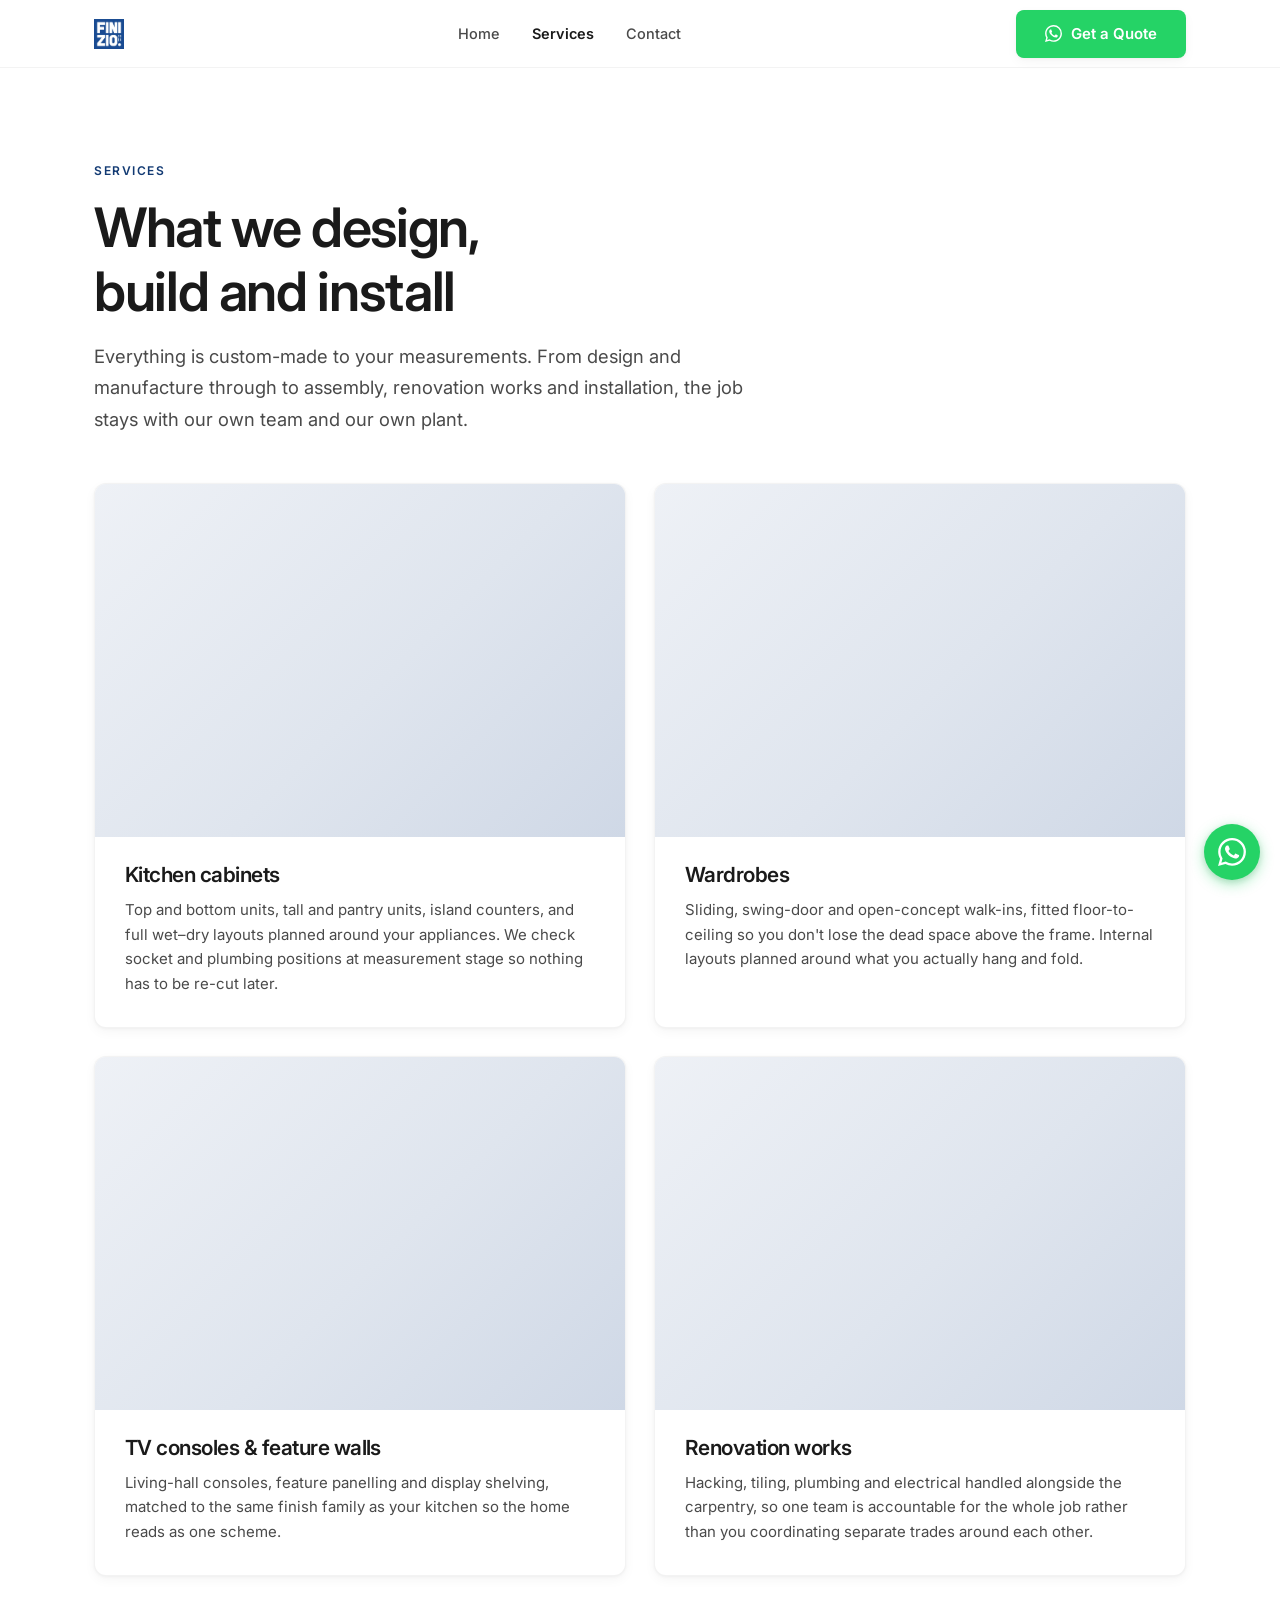
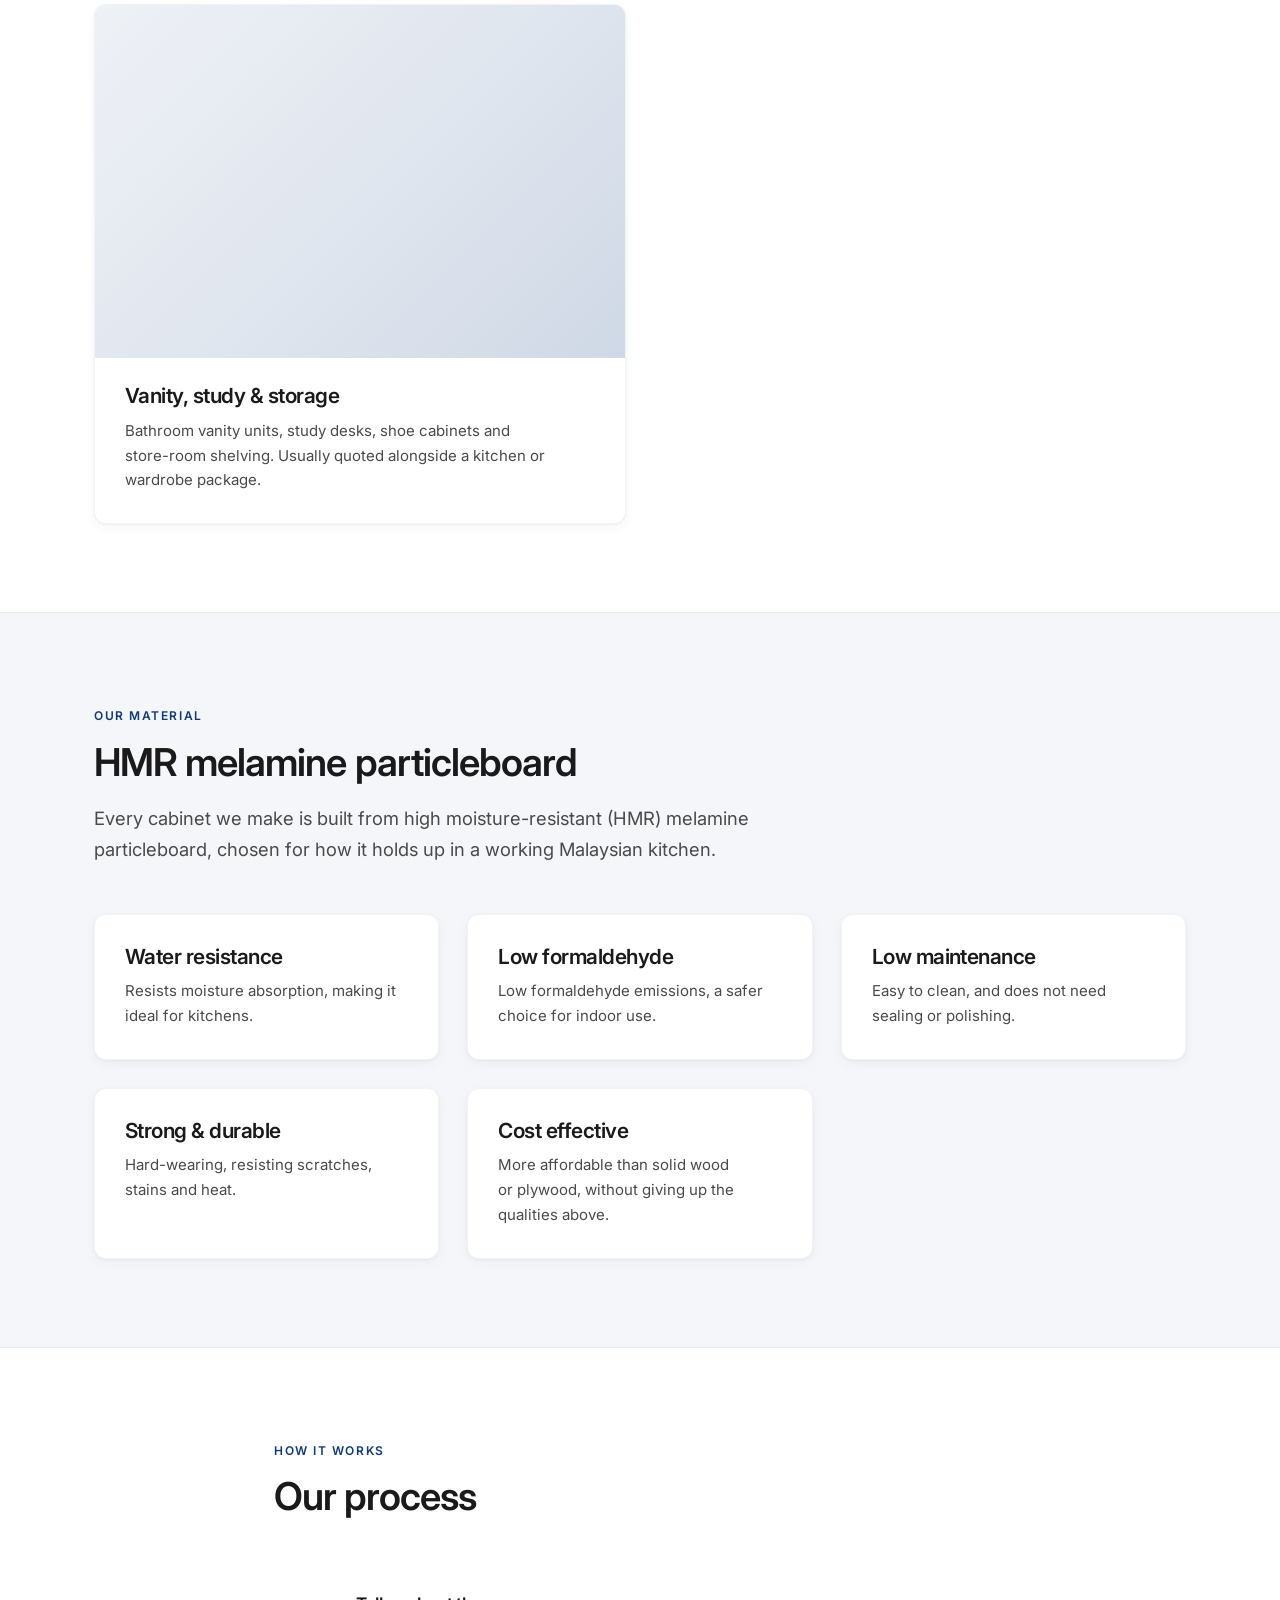
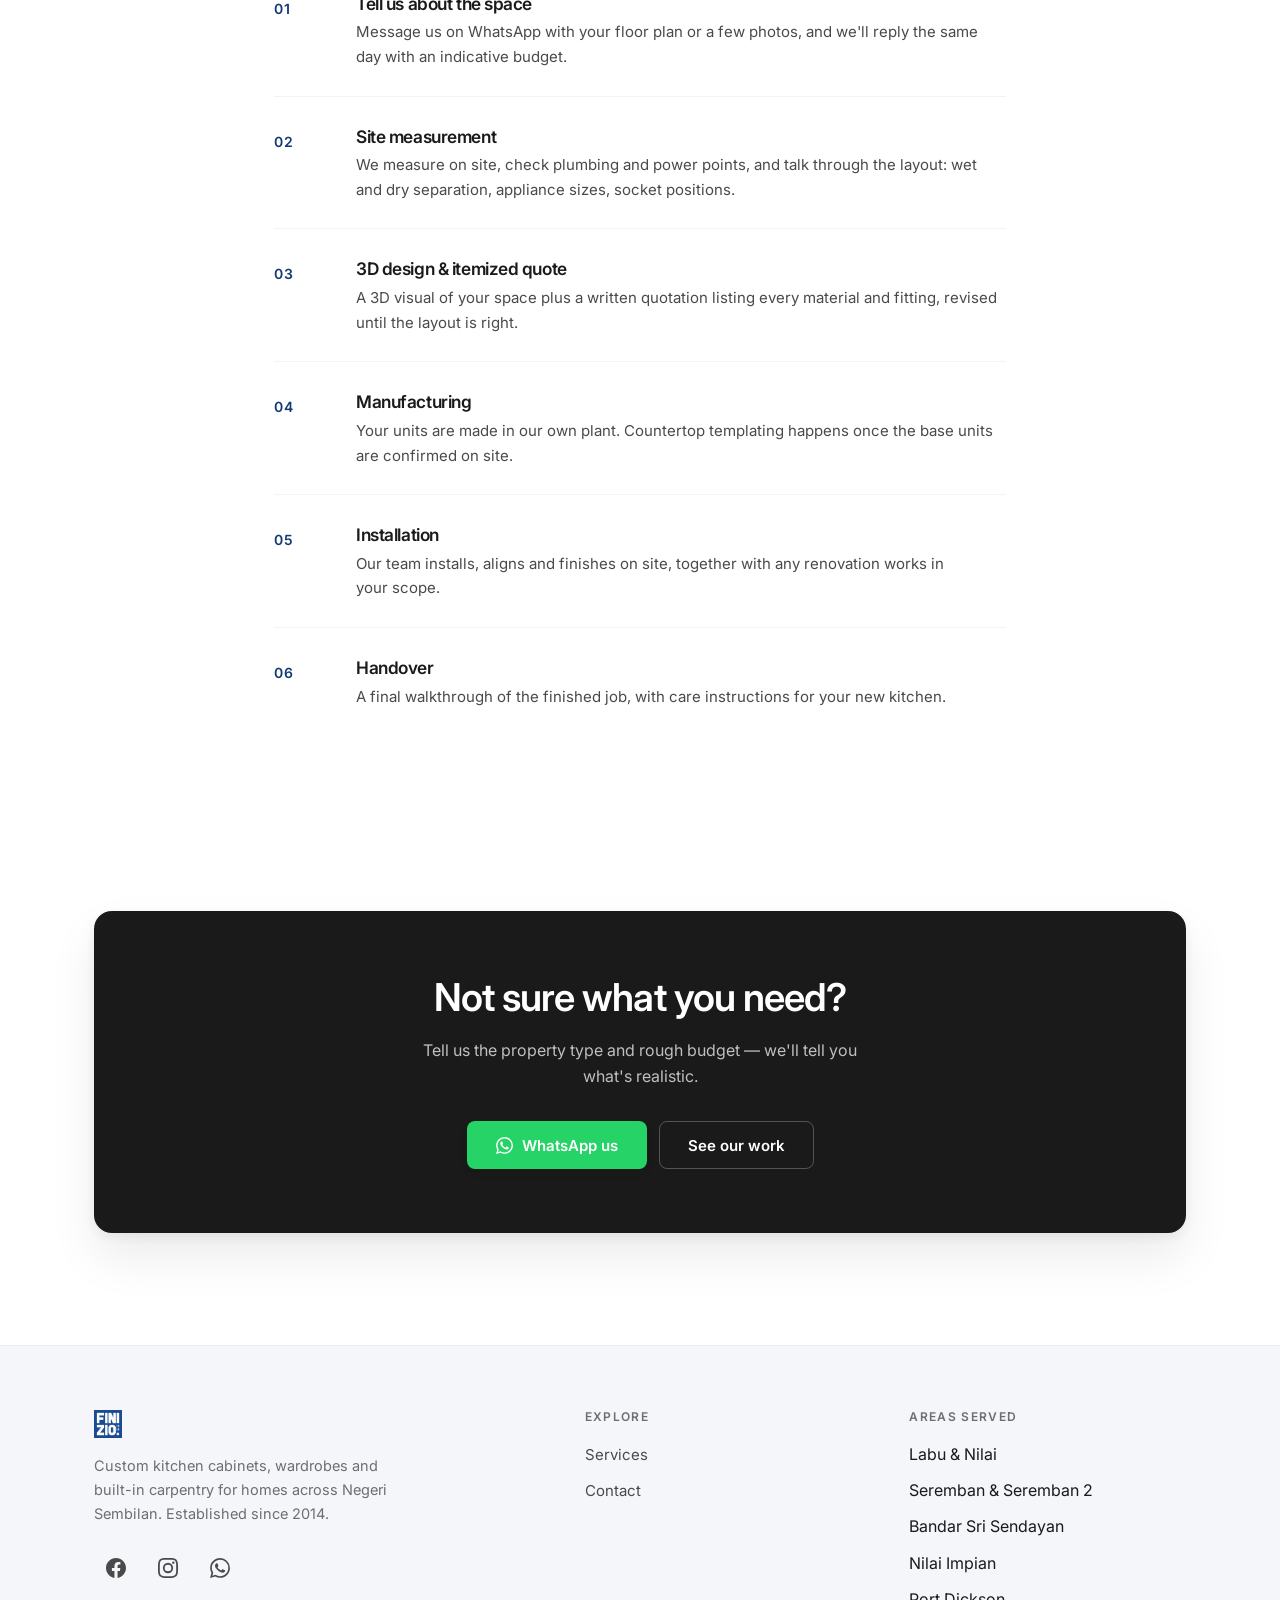
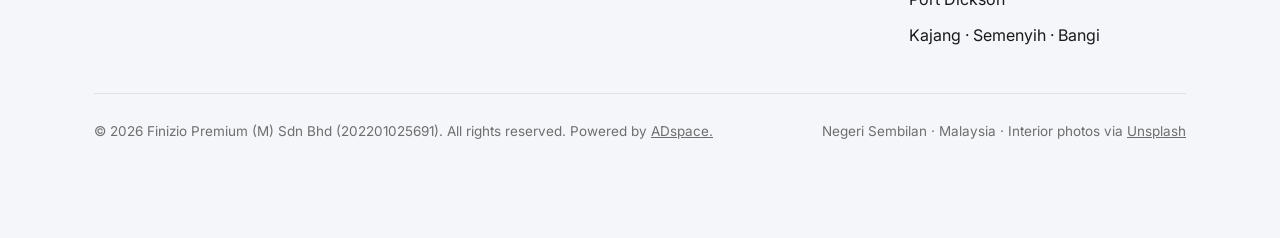
<file: services.html>
<!DOCTYPE html>
<!--
  ════════════════════════════════════════════════════════════
  FINIZIO — Services
  Photos go in /assets/projects/ — see that folder's README.
  ════════════════════════════════════════════════════════════
-->
<html lang="en">
<head>
  <meta charset="UTF-8" />
  <meta name="viewport" content="width=device-width, initial-scale=1.0" />

  <title>Services — Kitchen Cabinets, Wardrobes &amp; Built-in Carpentry | Finizio</title>
  <meta name="description" content="Kitchen cabinets, wardrobes, TV consoles and full renovation works — designed, manufactured in our own plant and installed across Negeri Sembilan." />
  <link rel="canonical" href="https://finizio.com.my/services.html" />

  <meta property="og:type" content="website" />
  <meta property="og:url" content="https://finizio.com.my/services.html" />
  <meta property="og:title" content="Services — Kitchen Cabinets, Wardrobes &amp; Built-in Carpentry | Finizio" />
  <meta property="og:description" content="Kitchen cabinets, wardrobes, TV consoles and full renovation works — designed, manufactured in our own plant and installed across Negeri Sembilan." />
  <meta property="og:image" content="https://finizio.com.my/assets/finizio-logo.png" />
  <meta name="twitter:card" content="summary_large_image" />

  <link rel="icon" type="image/png" href="/assets/finizio-logo.png" />

  <link rel="preconnect" href="https://fonts.googleapis.com" />
  <link rel="preconnect" href="https://fonts.gstatic.com" crossorigin />
  <link rel="stylesheet" href="https://fonts.googleapis.com/css2?family=Inter:wght@400;500;600&display=swap" />
  <link rel="stylesheet" href="/assets/css/site.css" />
</head>

<body>
  <a class="skip-link" href="#main">Skip to content</a>

  <!-- ═══ Icon sprite (referenced with <use>) ═══════════════ -->
  <svg width="0" height="0" style="position:absolute" aria-hidden="true" focusable="false">
    <symbol id="i-wa" viewBox="0 0 24 24"><path d="M17.472 14.382c-.297-.149-1.758-.867-2.03-.967-.273-.099-.471-.148-.67.15-.197.297-.767.966-.94 1.164-.173.199-.347.223-.644.075-.297-.15-1.255-.463-2.39-1.475-.883-.788-1.48-1.761-1.653-2.059-.173-.297-.018-.458.13-.606.134-.133.298-.347.446-.52.149-.174.198-.298.298-.497.099-.198.05-.371-.025-.52-.075-.149-.669-1.612-.916-2.207-.242-.579-.487-.5-.669-.51-.173-.008-.371-.01-.57-.01-.198 0-.52.074-.792.372-.272.297-1.04 1.016-1.04 2.479 0 1.462 1.065 2.875 1.213 3.074.149.198 2.096 3.2 5.077 4.487.709.306 1.262.489 1.694.625.712.227 1.36.195 1.871.118.571-.085 1.758-.719 2.006-1.413.248-.694.248-1.289.173-1.413-.074-.124-.272-.198-.57-.347m-5.421 7.403h-.004a9.87 9.87 0 01-5.031-1.378l-.361-.214-3.741.982.998-3.648-.235-.374a9.86 9.86 0 01-1.51-5.26c.001-5.45 4.436-9.884 9.888-9.884 2.64 0 5.122 1.03 6.988 2.898a9.825 9.825 0 012.893 6.994c-.003 5.45-4.437 9.884-9.885 9.884m8.413-18.297A11.815 11.815 0 0012.05 0C5.495 0 .16 5.335.157 11.892c0 2.096.547 4.142 1.588 5.945L.057 24l6.305-1.654a11.882 11.882 0 005.683 1.448h.005c6.554 0 11.89-5.335 11.893-11.893a11.821 11.821 0 00-3.48-8.413z"/></symbol>
    <symbol id="i-fb" viewBox="0 0 24 24"><path d="M24 12.073c0-6.627-5.373-12-12-12s-12 5.373-12 12c0 5.99 4.388 10.954 10.125 11.854v-8.385H7.078v-3.47h3.047V9.43c0-3.007 1.792-4.669 4.533-4.669 1.312 0 2.686.235 2.686.235v2.953H15.83c-1.491 0-1.956.925-1.956 1.874v2.25h3.328l-.532 3.47h-2.796v8.385C19.612 23.027 24 18.062 24 12.073z"/></symbol>
    <symbol id="i-ig" viewBox="0 0 24 24"><path d="M12 2.163c3.204 0 3.584.012 4.85.07 3.252.148 4.771 1.691 4.919 4.919.058 1.265.069 1.645.069 4.849 0 3.205-.012 3.584-.069 4.849-.149 3.225-1.664 4.771-4.919 4.919-1.266.058-1.644.07-4.85.07-3.204 0-3.584-.012-4.849-.07-3.26-.149-4.771-1.699-4.919-4.92-.058-1.265-.07-1.644-.07-4.849 0-3.204.013-3.583.07-4.849.149-3.227 1.664-4.771 4.919-4.919 1.266-.057 1.645-.069 4.849-.069zM12 0C8.741 0 8.333.014 7.053.072 2.695.272.273 2.69.073 7.052.014 8.333 0 8.741 0 12c0 3.259.014 3.668.072 4.948.2 4.358 2.618 6.78 6.98 6.98C8.333 23.986 8.741 24 12 24c3.259 0 3.668-.014 4.948-.072 4.354-.2 6.782-2.618 6.979-6.98.059-1.28.073-1.689.073-4.948 0-3.259-.014-3.667-.072-4.947-.196-4.354-2.617-6.78-6.979-6.98C15.668.014 15.259 0 12 0zm0 5.838a6.162 6.162 0 100 12.324 6.162 6.162 0 000-12.324zM12 16a4 4 0 110-8 4 4 0 010 8zm6.406-11.845a1.44 1.44 0 100 2.881 1.44 1.44 0 000-2.881z"/></symbol>
  </svg>

  <!-- ═══ Header ═══════════════════════════════════════════ -->
  <header class="site-header">
    <div class="container">
      <a class="brand" href="/" aria-label="Finizio Kitchen — home">
        <img src="/assets/finizio-logo.png" alt="Finizio Kitchen" width="120" height="30" />
      </a>

      <nav class="nav" id="primary-nav" aria-label="Primary">
        <a href="/">Home</a>
        <a href="/services.html" aria-current="page">Services</a>
        <a href="/contact.html">Contact</a>
      </nav>

      <a class="btn btn--whatsapp header-cta"
         href="https://wa.me/601128680313?text=Hi%20Finizio%2C%20I%27d%20like%20a%20quote%20for%20my%20kitchen."
         target="_blank" rel="noopener noreferrer">
        <svg aria-hidden="true"><use href="#i-wa"/></svg> Get a Quote
      </a>
    </div>
  </header>

  <main id="main">

    <section class="section">
      <div class="container">
        <div class="section-head">
          <span class="eyebrow">Services</span>
          <h1>What we design, build and install</h1>
          <p class="lede">
            Everything is custom-made to your measurements. From design and
            manufacture through to assembly, renovation works and installation,
            the job stays with our own team and our own plant.
          </p>
        </div>

        <div class="grid grid--2">
          <article class="card card--media">
            <div class="shot shot--3x2">
              <img src="https://images.unsplash.com/photo-1600566753190-17f0baa2a6c3?auto=format&fit=crop&w=800&h=533&q=70" alt="A sleek modern kitchen with handleless cabinetry" width="800" height="533" loading="lazy" decoding="async" />
            </div>
            <div class="card-body">
            <h3>Kitchen cabinets</h3>
            <p>
              Top and bottom units, tall and pantry units, island counters, and
              full wet–dry layouts planned around your appliances. We check socket
              and plumbing positions at measurement stage so nothing has to be
              re-cut later.
            </p>
            </div>
          </article>
          <article class="card card--media">
            <div class="shot shot--3x2">
              <img src="https://images.unsplash.com/photo-1616486338812-3dadae4b4ace?auto=format&fit=crop&w=800&h=533&q=70" alt="A refined modern bedroom with fitted storage" width="800" height="533" loading="lazy" decoding="async" />
            </div>
            <div class="card-body">
            <h3>Wardrobes</h3>
            <p>
              Sliding, swing-door and open-concept walk-ins, fitted floor-to-ceiling
              so you don't lose the dead space above the frame. Internal layouts
              planned around what you actually hang and fold.
            </p>
            </div>
          </article>
          <article class="card card--media">
            <div class="shot shot--3x2">
              <img src="https://images.unsplash.com/photo-1600210492486-724fe5c67fb0?auto=format&fit=crop&w=800&h=533&q=70" alt="An elegant modern living room" width="800" height="533" loading="lazy" decoding="async" />
            </div>
            <div class="card-body">
            <h3>TV consoles &amp; feature walls</h3>
            <p>
              Living-hall consoles, feature panelling and display shelving, matched
              to the same finish family as your kitchen so the home reads as one
              scheme.
            </p>
            </div>
          </article>
          <article class="card card--media">
            <div class="shot shot--3x2">
              <img src="https://images.unsplash.com/photo-1600607687939-ce8a6c25118c?auto=format&fit=crop&w=800&h=533&q=70" alt="A finished high-end modern interior" width="800" height="533" loading="lazy" decoding="async" />
            </div>
            <div class="card-body">
            <h3>Renovation works</h3>
            <p>
              Hacking, tiling, plumbing and electrical handled alongside the
              carpentry, so one team is accountable for the whole job rather than
              you coordinating separate trades around each other.
            </p>
            </div>
          </article>
          <article class="card card--media">
            <div class="shot shot--3x2">
              <img src="https://images.unsplash.com/photo-1600566752355-35792bedcfea?auto=format&fit=crop&w=800&h=533&q=70" alt="A sleek modern bathroom with a vanity unit" width="800" height="533" loading="lazy" decoding="async" />
            </div>
            <div class="card-body">
            <h3>Vanity, study &amp; storage</h3>
            <p>
              Bathroom vanity units, study desks, shoe cabinets and store-room
              shelving. Usually quoted alongside a kitchen or wardrobe package.
            </p>
            </div>
          </article>
        </div>
      </div>
    </section>

    <!-- ═══ Material ═══════════════════════════════════════ -->
    <section class="section section--alt" id="material">
      <div class="container">
        <div class="section-head">
          <span class="eyebrow">Our material</span>
          <h2>HMR melamine particleboard</h2>
          <p class="lede">
            Every cabinet we make is built from high moisture-resistant (HMR)
            melamine particleboard, chosen for how it holds up in a working
            Malaysian kitchen.
          </p>
        </div>

        <div class="grid grid--3">
          <article class="card">
            <h3>Water resistance</h3>
            <p>Resists moisture absorption, making it ideal for kitchens.</p>
          </article>
          <article class="card">
            <h3>Low formaldehyde</h3>
            <p>Low formaldehyde emissions, a safer choice for indoor use.</p>
          </article>
          <article class="card">
            <h3>Low maintenance</h3>
            <p>Easy to clean, and does not need sealing or polishing.</p>
          </article>
          <article class="card">
            <h3>Strong &amp; durable</h3>
            <p>Hard-wearing, resisting scratches, stains and heat.</p>
          </article>
          <article class="card">
            <h3>Cost effective</h3>
            <p>More affordable than solid wood or plywood, without giving up the qualities above.</p>
          </article>
        </div>
      </div>
    </section>

    <!-- ═══ Process ════════════════════════════════════════ -->
    <section class="section">
      <div class="container container--narrow">
        <div class="section-head">
          <span class="eyebrow">How it works</span>
          <h2>Our process</h2>
        </div>
        <div class="steps">
          <div class="step"><div>
            <h3>Tell us about the space</h3>
            <p>Message us on WhatsApp with your floor plan or a few photos, and we'll reply the same day with an indicative budget.</p>
          </div></div>
          <div class="step"><div>
            <h3>Site measurement</h3>
            <p>We measure on site, check plumbing and power points, and talk through the layout: wet and dry separation, appliance sizes, socket positions.</p>
          </div></div>
          <div class="step"><div>
            <h3>3D design &amp; itemized quote</h3>
            <p>A 3D visual of your space plus a written quotation listing every material and fitting, revised until the layout is right.</p>
          </div></div>
          <div class="step"><div>
            <h3>Manufacturing</h3>
            <p>Your units are made in our own plant. Countertop templating happens once the base units are confirmed on site.</p>
          </div></div>
          <div class="step"><div>
            <h3>Installation</h3>
            <p>Our team installs, aligns and finishes on site, together with any renovation works in your scope.</p>
          </div></div>
          <div class="step"><div>
            <h3>Handover</h3>
            <p>A final walkthrough of the finished job, with care instructions for your new kitchen.</p>
          </div></div>
        </div>
      </div>
    </section>

    <section class="section">
      <div class="container">
        <div class="cta-band">
          <h2>Not sure what you need?</h2>
          <p>Tell us the property type and rough budget — we'll tell you what's realistic.</p>
          <div class="btn-row btn-row--center">
            <a class="btn btn--whatsapp" href="https://wa.me/601128680313?text=Hi%20Finizio%2C%20I%27d%20like%20to%20discuss%20a%20project." target="_blank" rel="noopener noreferrer">
              <svg aria-hidden="true"><use href="#i-wa"/></svg> WhatsApp us
            </a>
            <a class="btn btn--ghost" href="https://www.instagram.com/finiziokitchen/" target="_blank" rel="noopener noreferrer">See our work</a>
          </div>
        </div>
      </div>
    </section>

  </main>

  <!-- ═══ Footer ═══════════════════════════════════════════ -->
  <footer class="site-footer">
    <div class="container">
      <div class="footer-grid">

        <div>
          <img src="/assets/finizio-logo.png" alt="Finizio Kitchen" width="112" height="28" />
          <p>Custom kitchen cabinets, wardrobes and built-in carpentry for homes across Negeri Sembilan. Established since 2014.</p>

          <nav class="socials" aria-label="Social links">
            <a href="https://www.facebook.com/finiziokitchenwardrobe" target="_blank" rel="noopener noreferrer" aria-label="Finizio on Facebook"><svg aria-hidden="true"><use href="#i-fb"/></svg></a>
            <a href="https://www.instagram.com/finiziokitchen/" target="_blank" rel="noopener noreferrer" aria-label="Finizio on Instagram"><svg aria-hidden="true"><use href="#i-ig"/></svg></a>
            <a href="https://wa.me/601128680313" target="_blank" rel="noopener noreferrer" aria-label="Finizio on WhatsApp"><svg aria-hidden="true"><use href="#i-wa"/></svg></a>
          </nav>
        </div>

        <div>
          <h4>Explore</h4>
          <ul>
            <li><a href="/services.html">Services</a></li>
            <li><a href="/contact.html">Contact</a></li>
          </ul>
        </div>

        <div>
          <h4>Areas served</h4>
          <ul>
            <li>Labu &amp; Nilai</li>
            <li>Seremban &amp; Seremban 2</li>
            <li>Bandar Sri Sendayan</li>
            <li>Nilai Impian</li>
            <li>Port Dickson</li>
            <li>Kajang · Semenyih · Bangi</li>
          </ul>
        </div>

      </div>

      <div class="footer-base">
        <span>&copy; 2026 Finizio Premium (M) Sdn Bhd (202201025691). All rights reserved. Powered by <a href="https://adspacestudios.com" target="_blank" rel="noopener">ADspace.</a></span>
        <span>Negeri Sembilan · Malaysia · Interior photos via <a href="https://unsplash.com" target="_blank" rel="noopener noreferrer">Unsplash</a></span>
      </div>
    </div>
  </footer>

  <a class="wa-float"
     href="https://wa.me/601128680313?text=Hi%20Finizio%2C%20I%27d%20like%20a%20quote."
     target="_blank" rel="noopener noreferrer" aria-label="Chat with Finizio on WhatsApp">
    <svg aria-hidden="true"><use href="#i-wa"/></svg>
  </a>

  <script src="/assets/js/site.js" defer></script>
</body>
</html>
</file>
<file: assets/css/site.css>
/* ==========================================================================
   Finizio — shared stylesheet
   Kitchen & wardrobe specialists, Negeri Sembilan
   ========================================================================== */

/* ── Design tokens ───────────────────────────────────────── */
:root {
  --bg-base:    #FFFFFF;
  --bg-accent:  #FBFBFC;
  --surface:    #FFFFFF;
  --surface-2:  #F4F6FA;

  --ink:        #1A1A1A;
  --ink-2:      #4A4A4A;
  --ink-3:      #6E6E6E;

  /* Finizio blue, taken from the logo */
  --brand:      #194B92;
  --brand-dark: #123A73;
  --brand-tint: rgba(25, 75, 146, 0.08);
  --brand-glow: rgba(25, 75, 146, 0.26);

  --line:       rgba(26, 26, 26, 0.09);
  --line-soft:  rgba(26, 26, 26, 0.05);

  --whatsapp:   #25D366;

  --radius-sm:  8px;
  --radius:     12px;
  --radius-lg:  18px;

  --shadow-sm:  0 1px 3px rgba(0,0,0,.04), 0 4px 12px rgba(0,0,0,.04);
  --shadow-md:  0 2px 6px rgba(0,0,0,.05), 0 12px 28px rgba(0,0,0,.06);
  --shadow-lg:  0 4px 12px rgba(0,0,0,.06), 0 24px 48px rgba(0,0,0,.08);

  --ease:       cubic-bezier(.22,.61,.36,1);
  --header-h:   68px;
}

/* ── Reset ───────────────────────────────────────────────── */
*, *::before, *::after { box-sizing: border-box; margin: 0; padding: 0; }

html {
  scroll-padding-top: calc(var(--header-h) + 16px);
  -webkit-text-size-adjust: 100%;
}

body {
  font-family: 'Inter', system-ui, -apple-system, BlinkMacSystemFont,
               'Segoe UI', Roboto, sans-serif;
  font-size: 16px;
  line-height: 1.65;
  color: var(--ink);
  /* Plain colour, no background-attachment: fixed. A fixed body background
     is repainted on every scroll frame, which made scrolling feel sticky
     and left dark tearing under the header on mobile. */
  background-color: var(--bg-base);
  -webkit-font-smoothing: antialiased;
}

img, svg, video { max-width: 100%; display: block; }
a { color: inherit; }

:focus-visible {
  outline: 2px solid var(--brand);
  outline-offset: 3px;
  border-radius: 4px;
}

/* Screen-reader only */
.sr-only {
  position: absolute; width: 1px; height: 1px;
  padding: 0; margin: -1px; overflow: hidden;
  clip: rect(0,0,0,0); white-space: nowrap; border: 0;
}

.skip-link {
  position: absolute; top: -60px; left: 12px; z-index: 200;
  background: var(--ink); color: #fff;
  padding: 10px 18px; border-radius: var(--radius-sm);
  font-size: 14px; font-weight: 600; text-decoration: none;
  transition: top 160ms var(--ease);
}
.skip-link:focus { top: 12px; }

/* ── Layout ──────────────────────────────────────────────── */
.container {
  width: 100%;
  max-width: 1140px;
  margin-inline: auto;
  padding-inline: 24px;
}
.container--narrow { max-width: 780px; }

.section { padding: 88px 0; }
.section--tight { padding: 56px 0; }
.section--alt {
  background: var(--surface-2);
  border-block: 1px solid var(--line-soft);
}

.section-head { max-width: 660px; margin-bottom: 48px; }
.section-head--center { margin-inline: auto; text-align: center; }

/* ── Typography ──────────────────────────────────────────── */
h1, h2, h3, h4 {
  font-weight: 600;
  line-height: 1.18;
  letter-spacing: -0.025em;
  color: var(--ink);
  text-wrap: balance;
}

h1 { font-size: clamp(2.1rem, 5.2vw, 3.4rem); }
h2 { font-size: clamp(1.65rem, 3.6vw, 2.4rem); }
h3 { font-size: clamp(1.1rem, 2vw, 1.3rem); }

p { text-wrap: pretty; }

.eyebrow {
  display: inline-block;
  font-size: 12px;
  font-weight: 600;
  letter-spacing: 0.13em;
  text-transform: uppercase;
  color: var(--brand-dark);
  margin-bottom: 14px;
}

.lede {
  font-size: clamp(1rem, 1.6vw, 1.15rem);
  color: var(--ink-2);
  line-height: 1.7;
  margin-top: 18px;
}

.muted { color: var(--ink-3); }
.small { font-size: 14px; }

/* ── Buttons ─────────────────────────────────────────────── */
.btn {
  display: inline-flex;
  align-items: center;
  justify-content: center;
  gap: 9px;
  padding: 14px 28px;
  min-height: 48px;
  font: inherit;
  font-size: 15px;
  font-weight: 600;
  line-height: 1;
  text-decoration: none;
  border: 1px solid transparent;
  border-radius: var(--radius-sm);
  cursor: pointer;
  white-space: nowrap;
  transition: background-color 200ms var(--ease),
              border-color 200ms var(--ease),
              color 200ms var(--ease),
              transform 200ms var(--ease),
              box-shadow 200ms var(--ease);
}
.btn svg { width: 17px; height: 17px; flex-shrink: 0; fill: currentColor; }
/* Stroke-drawn icons set fill="none"; a CSS fill would override that attribute. */
.btn svg[fill="none"] { fill: none; stroke: currentColor; }

.btn--primary {
  background: var(--ink);
  color: #fff;
  box-shadow: var(--shadow-sm);
}
.btn--primary:hover {
  background: var(--brand);
  transform: translateY(-2px);
  box-shadow: 0 4px 16px var(--brand-glow), 0 1px 4px rgba(0,0,0,.06);
}

.btn--whatsapp {
  background: var(--whatsapp);
  color: #fff;
  box-shadow: var(--shadow-sm);
}
.btn--whatsapp:hover {
  background: #1DB855;
  transform: translateY(-2px);
  box-shadow: 0 4px 16px rgba(37,211,102,.32);
}

.btn--ghost {
  background: transparent;
  color: var(--ink);
  border-color: var(--line);
}
.btn--ghost:hover {
  border-color: var(--brand);
  color: var(--brand-dark);
  background: var(--brand-tint);
  transform: translateY(-2px);
}

.btn-row {
  display: flex;
  flex-wrap: wrap;
  gap: 12px;
  margin-top: 32px;
}
.btn-row--center { justify-content: center; }

.link-arrow {
  display: inline-flex;
  align-items: center;
  gap: 6px;
  font-size: 15px;
  font-weight: 600;
  color: var(--brand-dark);
  text-decoration: none;
}
.link-arrow::after {
  content: "→";
  transition: transform 200ms var(--ease);
}
.link-arrow:hover::after { transform: translateX(4px); }

/* ── Header / nav ────────────────────────────────────────── */
.site-header {
  position: sticky;
  top: 0;
  z-index: 100;
  height: var(--header-h);
  display: flex;
  align-items: center;
  /* Solid, not backdrop-filter: blurring a white page behind a white bar
     is invisible but re-samples the page under it on every scroll frame. */
  background: var(--bg-base);
  border-bottom: 1px solid var(--line-soft);
}

.site-header .container {
  display: flex;
  align-items: center;
  justify-content: space-between;
  gap: 24px;
}

.brand { display: flex; align-items: center; text-decoration: none; }
.brand img { height: 30px; width: auto; }

.nav {
  display: flex;
  align-items: center;
  gap: 4px;
}

.nav a {
  padding: 9px 14px;
  font-size: 14.5px;
  font-weight: 500;
  color: var(--ink-2);
  text-decoration: none;
  border-radius: var(--radius-sm);
  transition: color 180ms var(--ease), background-color 180ms var(--ease);
}
.nav a:hover { color: var(--ink); background: var(--brand-tint); }
.nav a[aria-current="page"] { color: var(--ink); font-weight: 600; }

.header-cta { display: inline-flex; }



/* ── Hero ────────────────────────────────────────────────── */
.hero { padding: 72px 0 88px; }

.hero-grid {
  display: grid;
  grid-template-columns: 1fr 1fr;
  gap: 56px;
  align-items: center;
}
.hero-grid--text { grid-template-columns: 1fr; max-width: 760px; }

.hero-copy h1 { margin-bottom: 4px; }

.hero-proof {
  display: flex;
  flex-wrap: wrap;
  gap: 10px 22px;
  margin-top: 30px;
  padding-top: 26px;
  border-top: 1px solid var(--line);
  list-style: none;
}
.hero-proof li {
  display: flex;
  align-items: center;
  gap: 8px;
  font-size: 14.5px;
  font-weight: 500;
  color: var(--ink-2);
}
.hero-proof li::before {
  content: "";
  width: 6px; height: 6px;
  border-radius: 50%;
  background: var(--brand);
  flex-shrink: 0;
}

.hero-media {
  border-radius: var(--radius-lg);
  overflow: hidden;
  box-shadow: var(--shadow-lg);
  aspect-ratio: 4 / 5;
}

/* ── Image slots ─────────────────────────────────────────── */
/* Gradient placeholder shows through when the photo is missing,
   so an empty slot reads as intentional, not broken. */
.shot {
  position: relative;
  overflow: hidden;
  background-color: var(--surface-2);
  background-image: linear-gradient(135deg, #EEF1F6 0%, #DFE5EE 55%, #CFD8E6 100%);
}
/* No visible filename label: the README lists the expected files. */
.shot img {
  position: relative;
  z-index: 1;
  width: 100%; height: 100%;
  object-fit: cover;
  transition: transform 500ms var(--ease);
}
.shot img:not([src]), .shot img[src=""] { display: none; }

.shot--4x5  { aspect-ratio: 4 / 5; }
.shot--3x2  { aspect-ratio: 3 / 2; }
.shot--1x1  { aspect-ratio: 1 / 1; }

/* ── Cards & grids ───────────────────────────────────────── */
.grid { display: grid; gap: 28px; }
.grid--2 { grid-template-columns: repeat(2, 1fr); }
.grid--3 { grid-template-columns: repeat(3, 1fr); }
.grid--4 { grid-template-columns: repeat(4, 1fr); }

.card {
  background: var(--surface);
  border: 1px solid var(--line-soft);
  border-radius: var(--radius);
  padding: 30px;
  box-shadow: var(--shadow-sm);
  transition: transform 240ms var(--ease), box-shadow 240ms var(--ease);
}
.card h3 { margin-bottom: 10px; }

.card--media { padding: 0; overflow: hidden; }
.card--media .card-body { padding: 26px 30px 30px; }
.footer-base a { color: inherit; }
.footer-base a:hover { color: var(--brand); }
.card p { color: var(--ink-2); font-size: 15px; }

.card-icon {
  display: inline-flex;
  align-items: center;
  justify-content: center;
  width: 44px; height: 44px;
  margin-bottom: 18px;
  border-radius: var(--radius);
  background: var(--brand-tint);
  color: var(--brand-dark);
}
.card-icon svg { width: 22px; height: 22px; }

/* Project card */
.project {
  display: block;
  text-decoration: none;
  border-radius: var(--radius);
  overflow: hidden;
  background: var(--surface);
  border: 1px solid var(--line-soft);
  box-shadow: var(--shadow-sm);
  transition: transform 260ms var(--ease), box-shadow 260ms var(--ease);
}
.project:hover {
  transform: translateY(-4px);
  box-shadow: var(--shadow-md);
}
.project:hover .shot img { transform: scale(1.045); }

.project-body { padding: 22px 24px 26px; }
.project-body h3 { font-size: 1.12rem; margin-bottom: 6px; }

.project-meta {
  display: flex;
  flex-wrap: wrap;
  gap: 8px;
  margin-top: 16px;
}
.tag {
  font-size: 12px;
  font-weight: 500;
  padding: 5px 11px;
  border-radius: 100px;
  background: var(--surface-2);
  border: 1px solid var(--line-soft);
  color: var(--ink-3);
}
.tag--brand {
  background: var(--brand-tint);
  border-color: var(--brand-glow);
  color: var(--brand-dark);
}

/* ── Stats ───────────────────────────────────────────────── */
.stats {
  display: grid;
  grid-template-columns: repeat(4, 1fr);
  gap: 1px;
  background: var(--line);
  border: 1px solid var(--line);
  border-radius: var(--radius);
  overflow: hidden;
}
.stats--3 { grid-template-columns: repeat(3, 1fr); }

.stat {
  background: var(--surface);
  padding: 30px 24px;
  text-align: center;
}
.stat dt {
  font-size: 13px;
  color: var(--ink-3);
  margin-top: 6px;
}
.stat dd {
  font-size: clamp(1.7rem, 3.4vw, 2.3rem);
  font-weight: 600;
  letter-spacing: -0.03em;
  color: var(--ink);
}

/* ── Process steps ───────────────────────────────────────── */
.steps { counter-reset: step; display: grid; gap: 4px; }

.step {
  display: grid;
  grid-template-columns: 60px 1fr;
  gap: 22px;
  padding: 26px 0;
  border-bottom: 1px solid var(--line-soft);
}
.step:last-child { border-bottom: 0; }

.step::before {
  counter-increment: step;
  content: "0" counter(step);
  font-size: 14px;
  font-weight: 600;
  color: var(--brand-dark);
  letter-spacing: .04em;
  padding-top: 3px;
}
.step h3 { font-size: 1.08rem; margin-bottom: 6px; }
.step p { color: var(--ink-2); font-size: 15px; }

/* ── Spec / comparison table ─────────────────────────────── */
.table-wrap {
  overflow-x: auto;
  border: 1px solid var(--line);
  border-radius: var(--radius);
  background: var(--surface);
  box-shadow: var(--shadow-sm);
}

table {
  width: 100%;
  border-collapse: collapse;
  font-size: 15px;
  min-width: 560px;
}
th, td {
  padding: 15px 20px;
  text-align: left;
  border-bottom: 1px solid var(--line-soft);
  vertical-align: top;
}
thead th {
  background: var(--surface-2);
  font-size: 12.5px;
  font-weight: 600;
  letter-spacing: .07em;
  text-transform: uppercase;
  color: var(--ink-3);
  white-space: nowrap;
}
tbody tr:last-child td { border-bottom: 0; }
td strong { font-weight: 600; }
.price-cell { white-space: nowrap; font-weight: 600; }

/* ── Pricing cards ───────────────────────────────────────── */
.tier {
  position: relative;
  display: flex;
  flex-direction: column;
  background: var(--surface);
  border: 1px solid var(--line);
  border-radius: var(--radius);
  padding: 32px 28px;
  box-shadow: var(--shadow-sm);
}
.tier--featured {
  border-color: var(--brand);
  box-shadow: var(--shadow-md);
}
.tier-badge {
  position: absolute;
  top: -11px; left: 28px;
  font-size: 11px;
  font-weight: 600;
  letter-spacing: .09em;
  text-transform: uppercase;
  padding: 5px 12px;
  border-radius: 100px;
  background: var(--brand);
  color: #fff;
}
.tier-price {
  font-size: 2rem;
  font-weight: 600;
  letter-spacing: -0.03em;
  margin: 14px 0 2px;
}
.tier-price span { font-size: 14px; font-weight: 500; color: var(--ink-3); }

.tick-list { list-style: none; margin: 22px 0 28px; display: grid; gap: 11px; }
.tick-list li {
  display: grid;
  grid-template-columns: 20px 1fr;
  gap: 11px;
  font-size: 14.5px;
  color: var(--ink-2);
}
.tick-list li::before {
  content: "";
  width: 18px; height: 18px;
  margin-top: 3px;
  border-radius: 50%;
  background: var(--brand-tint) url("data:image/svg+xml,%3Csvg xmlns='http://www.w3.org/2000/svg' viewBox='0 0 24 24' fill='none' stroke='%23123A73' stroke-width='3.2' stroke-linecap='round' stroke-linejoin='round'%3E%3Cpolyline points='20 6 9 17 4 12'/%3E%3C/svg%3E") center / 11px no-repeat;
}
.tier .btn { margin-top: auto; }

/* ── FAQ ─────────────────────────────────────────────────── */
.faq { display: grid; gap: 0; }

.faq details {
  border-bottom: 1px solid var(--line-soft);
}
.faq summary {
  display: flex;
  align-items: center;
  justify-content: space-between;
  gap: 20px;
  padding: 22px 0;
  font-size: 16px;
  font-weight: 500;
  cursor: pointer;
  list-style: none;
  transition: color 180ms var(--ease);
}
.faq summary::-webkit-details-marker { display: none; }
.faq summary:hover { color: var(--brand-dark); }
.faq summary::after {
  content: "+";
  font-size: 22px;
  font-weight: 400;
  color: var(--brand-dark);
  flex-shrink: 0;
  transition: transform 220ms var(--ease);
}
.faq details[open] summary::after { transform: rotate(45deg); }
.faq details p {
  padding-bottom: 24px;
  color: var(--ink-2);
  font-size: 15px;
  max-width: 68ch;
}

/* ── CTA band ────────────────────────────────────────────── */
.cta-band {
  background: var(--ink);
  color: #fff;
  border-radius: var(--radius-lg);
  padding: clamp(40px, 6vw, 64px);
  text-align: center;
  box-shadow: var(--shadow-lg);
}
.cta-band h2 { color: #fff; }
.cta-band p {
  color: rgba(255,255,255,.72);
  max-width: 52ch;
  margin: 16px auto 0;
}
.cta-band .btn--ghost {
  color: #fff;
  border-color: rgba(255,255,255,.25);
}
.cta-band .btn--ghost:hover {
  background: rgba(255,255,255,.08);
  border-color: rgba(255,255,255,.5);
  color: #fff;
}

/* ── Contact ─────────────────────────────────────────────── */
.contact-grid {
  display: grid;
  grid-template-columns: 1fr 1fr;
  gap: 56px;
  align-items: start;
}

.detail-list { list-style: none; display: grid; gap: 26px; }
.detail-list dt {
  font-size: 12px;
  font-weight: 600;
  letter-spacing: .11em;
  text-transform: uppercase;
  color: var(--ink-3);
  margin-bottom: 5px;
}
.detail-list dd { font-size: 16px; color: var(--ink); }
.detail-list dd a { color: var(--ink); text-decoration: none; border-bottom: 1px solid var(--line); }
.detail-list dd a:hover { color: var(--brand-dark); border-color: var(--brand); }

.map-embed {
  width: 100%;
  aspect-ratio: 16 / 10;
  border: 1px solid var(--line);
  border-radius: var(--radius);
  overflow: hidden;
  background: var(--surface-2);
}
.map-embed iframe { width: 100%; height: 100%; border: 0; display: block; }

/* ── Footer ──────────────────────────────────────────────── */
.site-footer {
  background: var(--surface-2);
  border-top: 1px solid var(--line-soft);
  padding: 64px 0 96px;
  margin-top: 24px;
}

.footer-grid {
  display: grid;
  grid-template-columns: 1.6fr 1fr 1fr;
  gap: 48px;
  padding-bottom: 44px;
  border-bottom: 1px solid var(--line);
}

.footer-grid h4 {
  font-size: 12px;
  font-weight: 600;
  letter-spacing: .11em;
  text-transform: uppercase;
  color: var(--ink-3);
  margin-bottom: 16px;
}
.footer-grid ul { list-style: none; display: grid; gap: 10px; }
.footer-grid a {
  font-size: 15px;
  color: var(--ink-2);
  text-decoration: none;
}
.footer-grid a:hover { color: var(--brand-dark); }
.footer-grid img { height: 28px; width: auto; margin-bottom: 16px; }
.footer-grid p { font-size: 14.5px; color: var(--ink-3); max-width: 34ch; }

.socials { display: flex; gap: 8px; margin-top: 20px; }
.socials a {
  display: inline-flex;
  align-items: center;
  justify-content: center;
  width: 44px; height: 44px;      /* WCAG 2.5.5 target size */
  border-radius: var(--radius);
  color: var(--ink-2);
  transition: color 200ms var(--ease),
              background-color 200ms var(--ease),
              transform 200ms var(--ease);
}
.socials a svg { width: 20px; height: 20px; fill: currentColor; }
.socials a:hover {
  color: var(--brand-dark);
  background: var(--brand-tint);
  transform: translateY(-2px);
}

.footer-base {
  display: flex;
  flex-wrap: wrap;
  justify-content: space-between;
  gap: 12px;
  padding-top: 26px;
  font-size: 13.5px;
  color: var(--ink-3);
}

/* ── Floating WhatsApp ───────────────────────────────────── */
.wa-float {
  position: fixed;
  right: 20px; bottom: 20px;
  z-index: 90;
  display: inline-flex;
  align-items: center;
  justify-content: center;
  width: 56px; height: 56px;
  border-radius: 50%;
  background: var(--whatsapp);
  color: #fff;
  box-shadow: 0 4px 14px rgba(37,211,102,.4), 0 2px 6px rgba(0,0,0,.12);
  transition: transform 220ms var(--ease), box-shadow 220ms var(--ease);
}
.wa-float svg { width: 28px; height: 28px; fill: currentColor; }
.wa-float:hover {
  transform: scale(1.07);
  box-shadow: 0 6px 20px rgba(37,211,102,.5), 0 2px 8px rgba(0,0,0,.14);
}

/* ── Responsive ──────────────────────────────────────────── */
@media (max-width: 940px) {
  .hero-grid, .contact-grid { grid-template-columns: 1fr; gap: 44px; }
  .hero-media { aspect-ratio: 3 / 2; max-height: 420px; }
  .grid--4 { grid-template-columns: repeat(2, 1fr); }
  .grid--3 { grid-template-columns: repeat(2, 1fr); }
  .stats   { grid-template-columns: repeat(2, 1fr); }
  .stats--3 { grid-template-columns: repeat(3, 1fr); }
  .footer-grid { grid-template-columns: 1fr 1fr; gap: 36px; }
}

@media (max-width: 820px) {
  /* Three links fit inline; a hamburger would only hide them. */
  .header-cta { display: none; }
  .site-header .container { gap: 12px; }
  .nav { gap: 0; }
  .nav a { padding: 10px 10px; font-size: 14.5px; }
}

@media (max-width: 400px) {
  .brand img { height: 24px; }
  .nav a { padding: 10px 7px; font-size: 14px; }
}

@media (max-width: 620px) {
  .section { padding: 60px 0; }
  .container { padding-inline: 20px; }
  .grid--3, .grid--4, .grid--2 { grid-template-columns: 1fr; }
  .stats, .stats--3 { grid-template-columns: 1fr; }
  .footer-grid { grid-template-columns: 1fr; }
  .card { padding: 26px 24px; }
  .card--media { padding: 0; }
  .card--media .card-body { padding: 22px 24px 26px; }
  .step { grid-template-columns: 44px 1fr; gap: 14px; }
  .btn { width: 100%; }
  .btn-row { flex-direction: column; }
  .wa-float { right: 16px; bottom: 16px; }
}

/* ── Reduced motion ──────────────────────────────────────── */
@media (prefers-reduced-motion: reduce) {
  html { scroll-behavior: auto; }
  *, *::before, *::after {
    animation-duration: .01ms !important;
    animation-iteration-count: 1 !important;
    transition-duration: .01ms !important;
  }
  .btn:hover, .project:hover, .socials a:hover,
  .wa-float:hover, .shot img { transform: none !important; }
}

/* ── Print ───────────────────────────────────────────────── */
@media print {
  .site-header, .wa-float, .cta-band { display: none; }
  body { background: #fff; }
}
</file>
